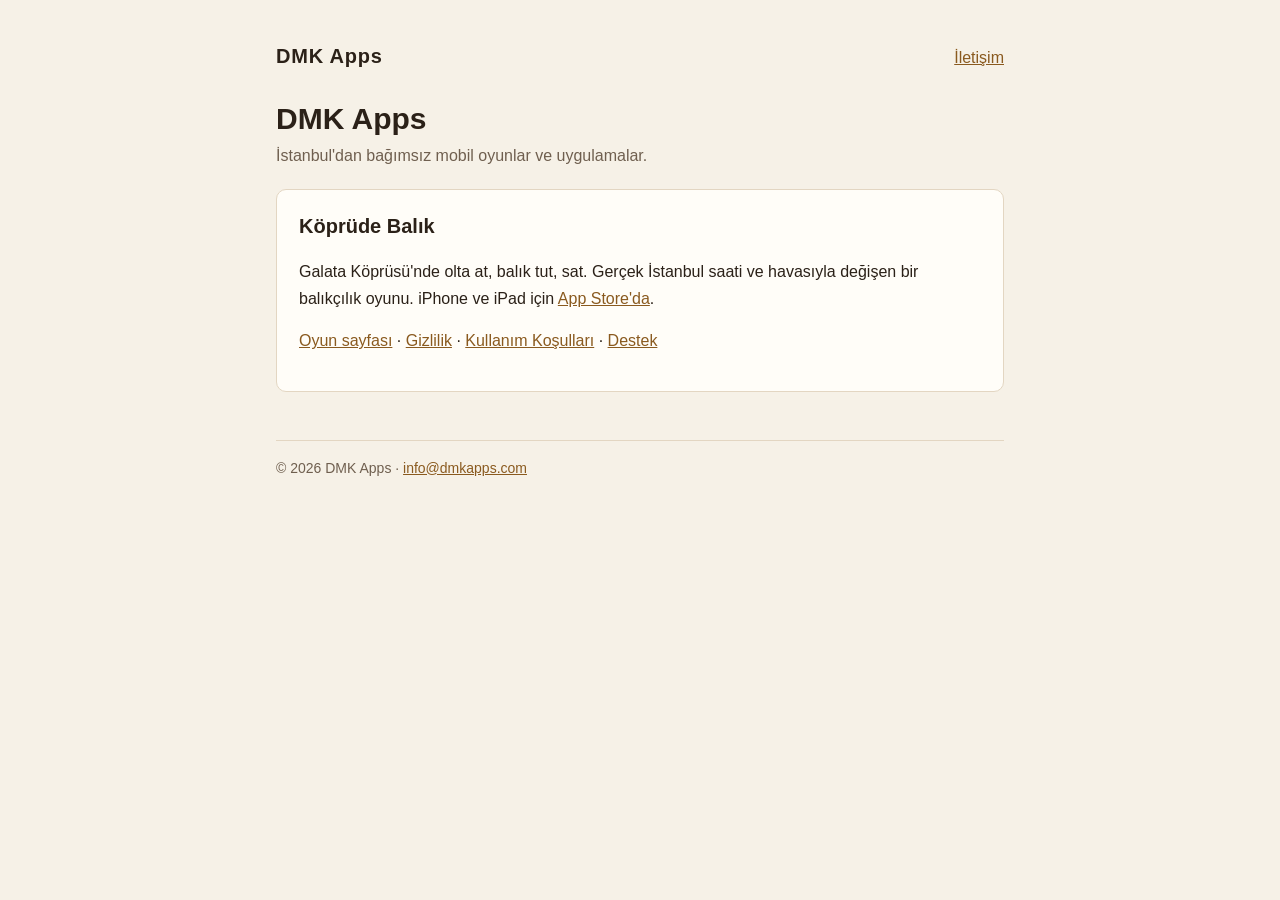
<file: index.html>
<!doctype html>
<html lang="tr">
<head>
<meta charset="utf-8">
<meta name="viewport" content="width=device-width, initial-scale=1">
<title>DMK Apps</title>
<meta name="description" content="DMK Apps: bağımsız mobil oyunlar ve uygulamalar.">
<link rel="stylesheet" href="/stil.css">
</head>
<body>
<main>
<header><a class="logo" href="/">DMK Apps</a><nav><a href="mailto:info@dmkapps.com">İletişim</a></nav></header>
<h1>DMK Apps</h1>
<p class="alt">İstanbul'dan bağımsız mobil oyunlar ve uygulamalar.</p>

<div class="kart">
<h2 style="margin-top:0">Köprüde Balık</h2>
<p>Galata Köprüsü'nde olta at, balık tut, sat. Gerçek İstanbul saati ve havasıyla değişen bir balıkçılık oyunu. iPhone ve iPad için <a href="https://apps.apple.com/tr/app/k%C3%B6pr%C3%BCde-bal%C4%B1k/id6833434635">App Store'da</a>.</p>
<p><a href="/koprudebalik/">Oyun sayfası</a> · <a href="/koprudebalik/gizlilik/">Gizlilik</a> · <a href="/koprudebalik/kosullar/">Kullanım Koşulları</a> · <a href="/koprudebalik/destek/">Destek</a></p>
</div>

<footer>© 2026 DMK Apps · <a href="mailto:info@dmkapps.com">info@dmkapps.com</a></footer>
</main>
</body>
</html>
</file>
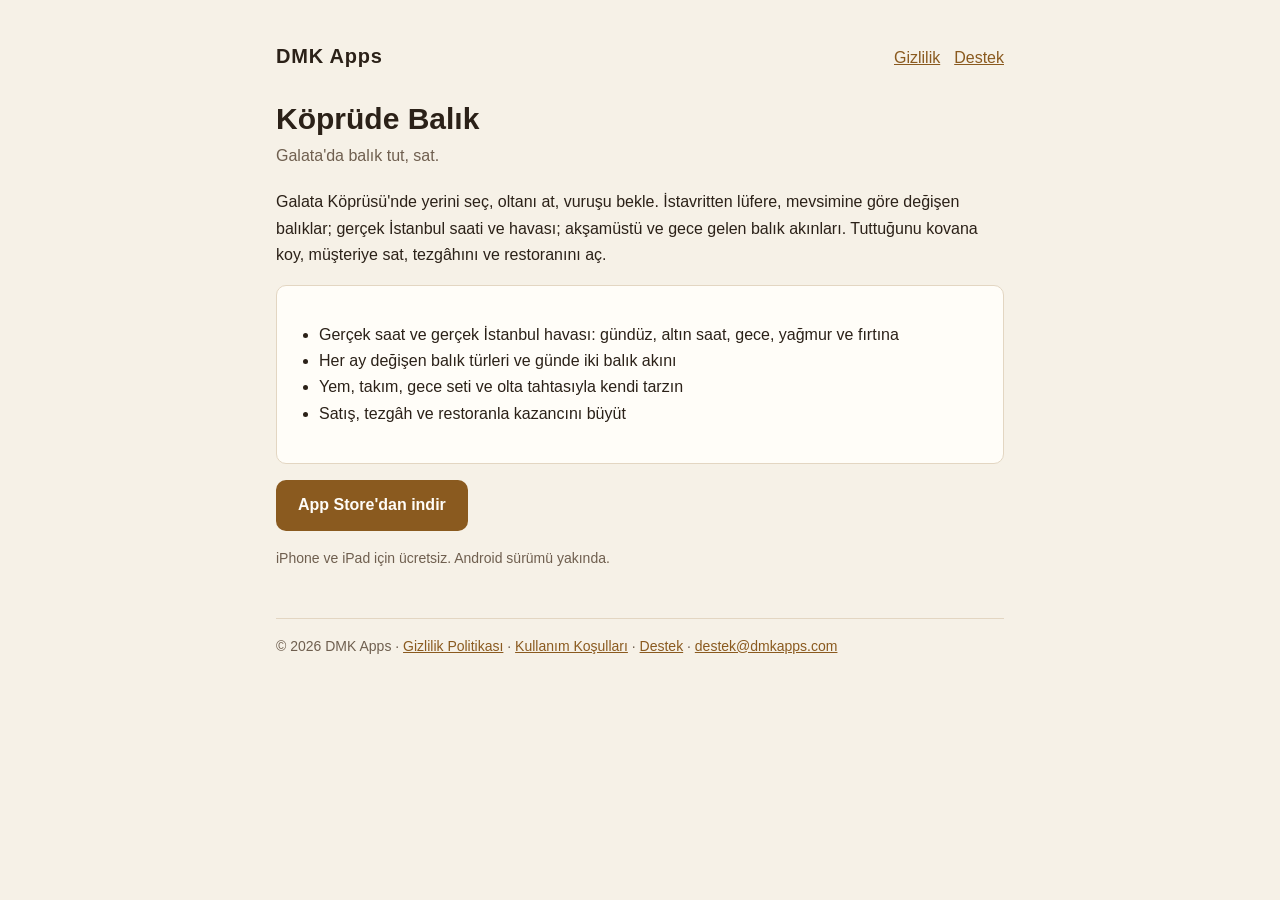
<file: koprudebalik/index.html>
<!doctype html>
<html lang="tr">
<head>
<meta charset="utf-8">
<meta name="viewport" content="width=device-width, initial-scale=1">
<title>Köprüde Balık</title>
<meta name="description" content="Köprüde Balık: Galata'da balık tut, sat. iPhone için balıkçılık oyunu.">
<link rel="stylesheet" href="/stil.css">
</head>
<body>
<main>
<header><a class="logo" href="/">DMK Apps</a><nav><a href="/koprudebalik/gizlilik/">Gizlilik</a><a href="/koprudebalik/destek/">Destek</a></nav></header>
<h1>Köprüde Balık</h1>
<p class="alt">Galata'da balık tut, sat.</p>

<p>Galata Köprüsü'nde yerini seç, oltanı at, vuruşu bekle. İstavritten lüfere, mevsimine göre değişen balıklar; gerçek İstanbul saati ve havası; akşamüstü ve gece gelen balık akınları. Tuttuğunu kovana koy, müşteriye sat, tezgâhını ve restoranını aç.</p>

<div class="kart">
<ul>
<li>Gerçek saat ve gerçek İstanbul havası: gündüz, altın saat, gece, yağmur ve fırtına</li>
<li>Her ay değişen balık türleri ve günde iki balık akını</li>
<li>Yem, takım, gece seti ve olta tahtasıyla kendi tarzın</li>
<li>Satış, tezgâh ve restoranla kazancını büyüt</li>
</ul>
</div>

<p><a class="dugme" href="https://apps.apple.com/tr/app/k%C3%B6pr%C3%BCde-bal%C4%B1k/id6833434635">App Store'dan indir</a></p>
<p class="dil">iPhone ve iPad için ücretsiz. Android sürümü yakında.</p>

<footer>© 2026 DMK Apps · <a href="/koprudebalik/gizlilik/">Gizlilik Politikası</a> · <a href="/koprudebalik/kosullar/">Kullanım Koşulları</a> · <a href="/koprudebalik/destek/">Destek</a> · <a href="mailto:destek@dmkapps.com">destek@dmkapps.com</a></footer>
</main>
</body>
</html>
</file>
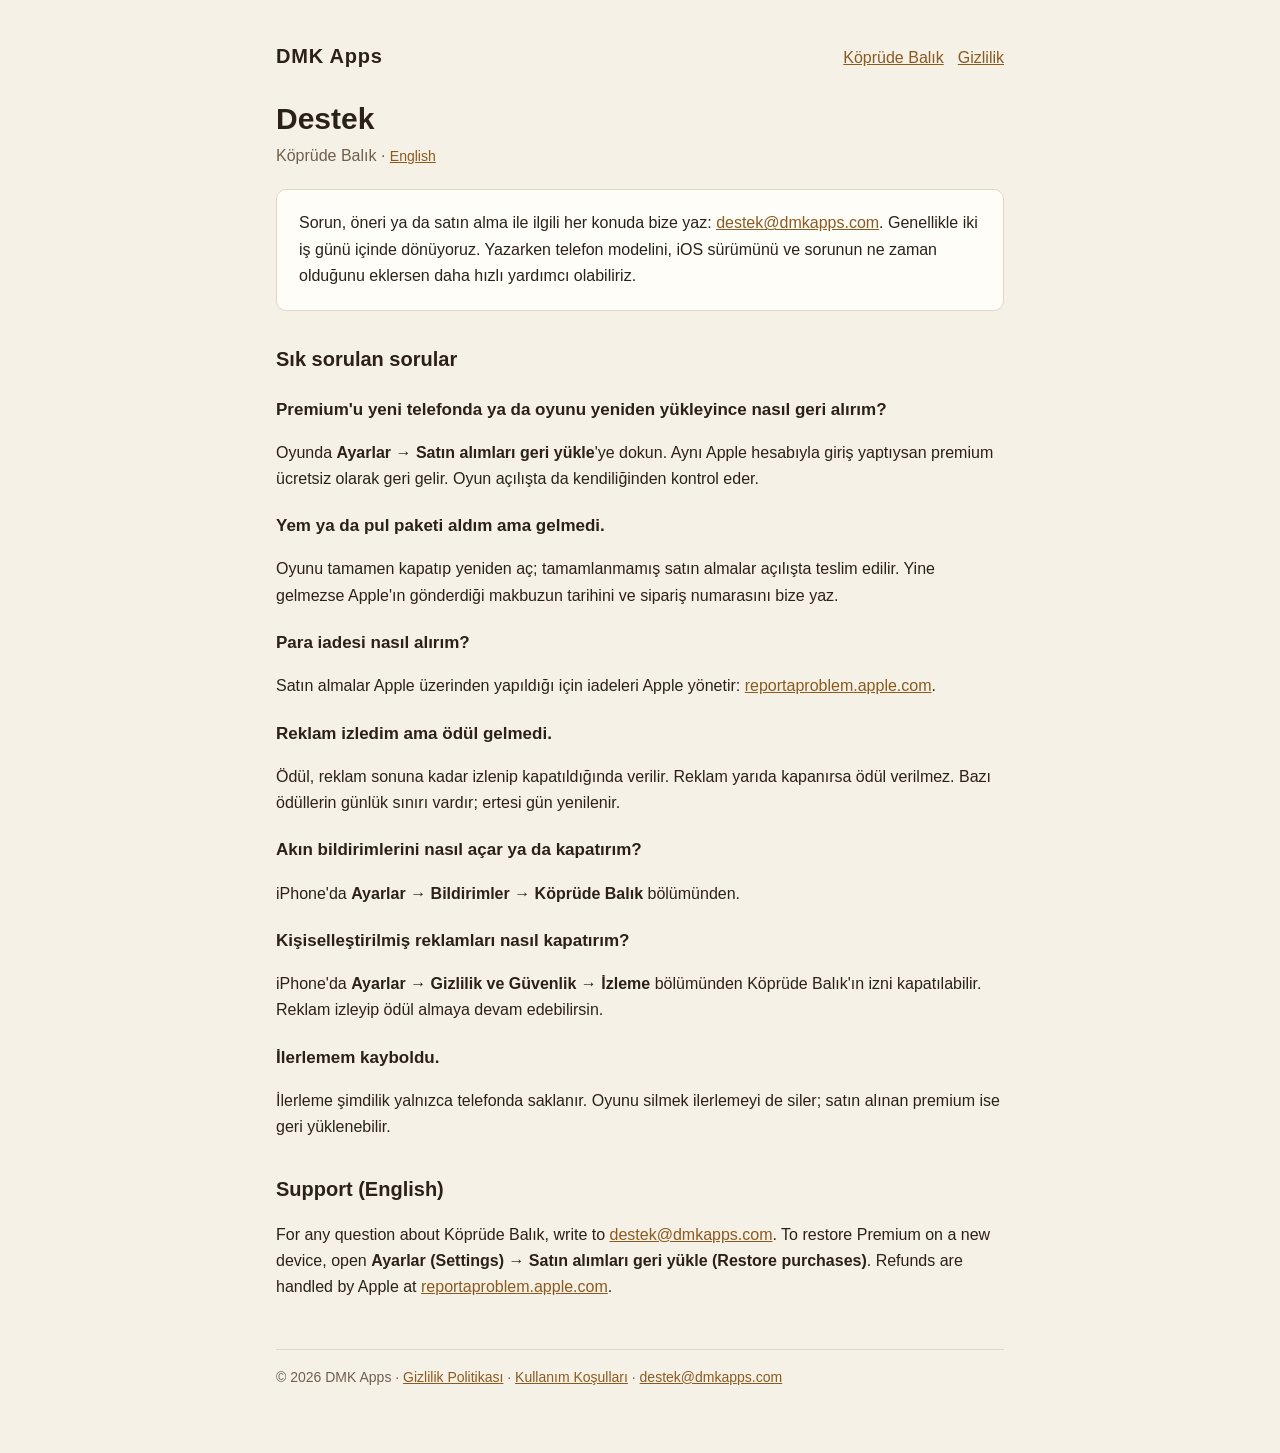
<file: koprudebalik/destek/index.html>
<!doctype html>
<html lang="tr">
<head>
<meta charset="utf-8">
<meta name="viewport" content="width=device-width, initial-scale=1">
<title>Köprüde Balık Destek</title>
<meta name="description" content="Köprüde Balık destek sayfası: sık sorulan sorular ve iletişim.">
<link rel="stylesheet" href="/stil.css">
</head>
<body>
<main>
<header><a class="logo" href="/">DMK Apps</a><nav><a href="/koprudebalik/">Köprüde Balık</a><a href="/koprudebalik/gizlilik/">Gizlilik</a></nav></header>
<h1>Destek</h1>
<p class="alt">Köprüde Balık · <span class="dil"><a href="#en">English</a></span></p>

<div class="kart">
<p style="margin:0">Sorun, öneri ya da satın alma ile ilgili her konuda bize yaz: <a href="mailto:destek@dmkapps.com">destek@dmkapps.com</a>. Genellikle iki iş günü içinde dönüyoruz. Yazarken telefon modelini, iOS sürümünü ve sorunun ne zaman olduğunu eklersen daha hızlı yardımcı olabiliriz.</p>
</div>

<h2>Sık sorulan sorular</h2>

<h3>Premium'u yeni telefonda ya da oyunu yeniden yükleyince nasıl geri alırım?</h3>
<p>Oyunda <b>Ayarlar → Satın alımları geri yükle</b>'ye dokun. Aynı Apple hesabıyla giriş yaptıysan premium ücretsiz olarak geri gelir. Oyun açılışta da kendiliğinden kontrol eder.</p>

<h3>Yem ya da pul paketi aldım ama gelmedi.</h3>
<p>Oyunu tamamen kapatıp yeniden aç; tamamlanmamış satın almalar açılışta teslim edilir. Yine gelmezse Apple'ın gönderdiği makbuzun tarihini ve sipariş numarasını bize yaz.</p>

<h3>Para iadesi nasıl alırım?</h3>
<p>Satın almalar Apple üzerinden yapıldığı için iadeleri Apple yönetir: <a href="https://reportaproblem.apple.com">reportaproblem.apple.com</a>.</p>

<h3>Reklam izledim ama ödül gelmedi.</h3>
<p>Ödül, reklam sonuna kadar izlenip kapatıldığında verilir. Reklam yarıda kapanırsa ödül verilmez. Bazı ödüllerin günlük sınırı vardır; ertesi gün yenilenir.</p>

<h3>Akın bildirimlerini nasıl açar ya da kapatırım?</h3>
<p>iPhone'da <b>Ayarlar → Bildirimler → Köprüde Balık</b> bölümünden.</p>

<h3>Kişiselleştirilmiş reklamları nasıl kapatırım?</h3>
<p>iPhone'da <b>Ayarlar → Gizlilik ve Güvenlik → İzleme</b> bölümünden Köprüde Balık'ın izni kapatılabilir. Reklam izleyip ödül almaya devam edebilirsin.</p>

<h3>İlerlemem kayboldu.</h3>
<p>İlerleme şimdilik yalnızca telefonda saklanır. Oyunu silmek ilerlemeyi de siler; satın alınan premium ise geri yüklenebilir.</p>

<h2 id="en">Support (English)</h2>
<p>For any question about Köprüde Balık, write to <a href="mailto:destek@dmkapps.com">destek@dmkapps.com</a>. To restore Premium on a new device, open <b>Ayarlar (Settings) → Satın alımları geri yükle (Restore purchases)</b>. Refunds are handled by Apple at <a href="https://reportaproblem.apple.com">reportaproblem.apple.com</a>.</p>

<footer>© 2026 DMK Apps · <a href="/koprudebalik/gizlilik/">Gizlilik Politikası</a> · <a href="/koprudebalik/kosullar/">Kullanım Koşulları</a> · <a href="mailto:destek@dmkapps.com">destek@dmkapps.com</a></footer>
</main>
</body>
</html>
</file>
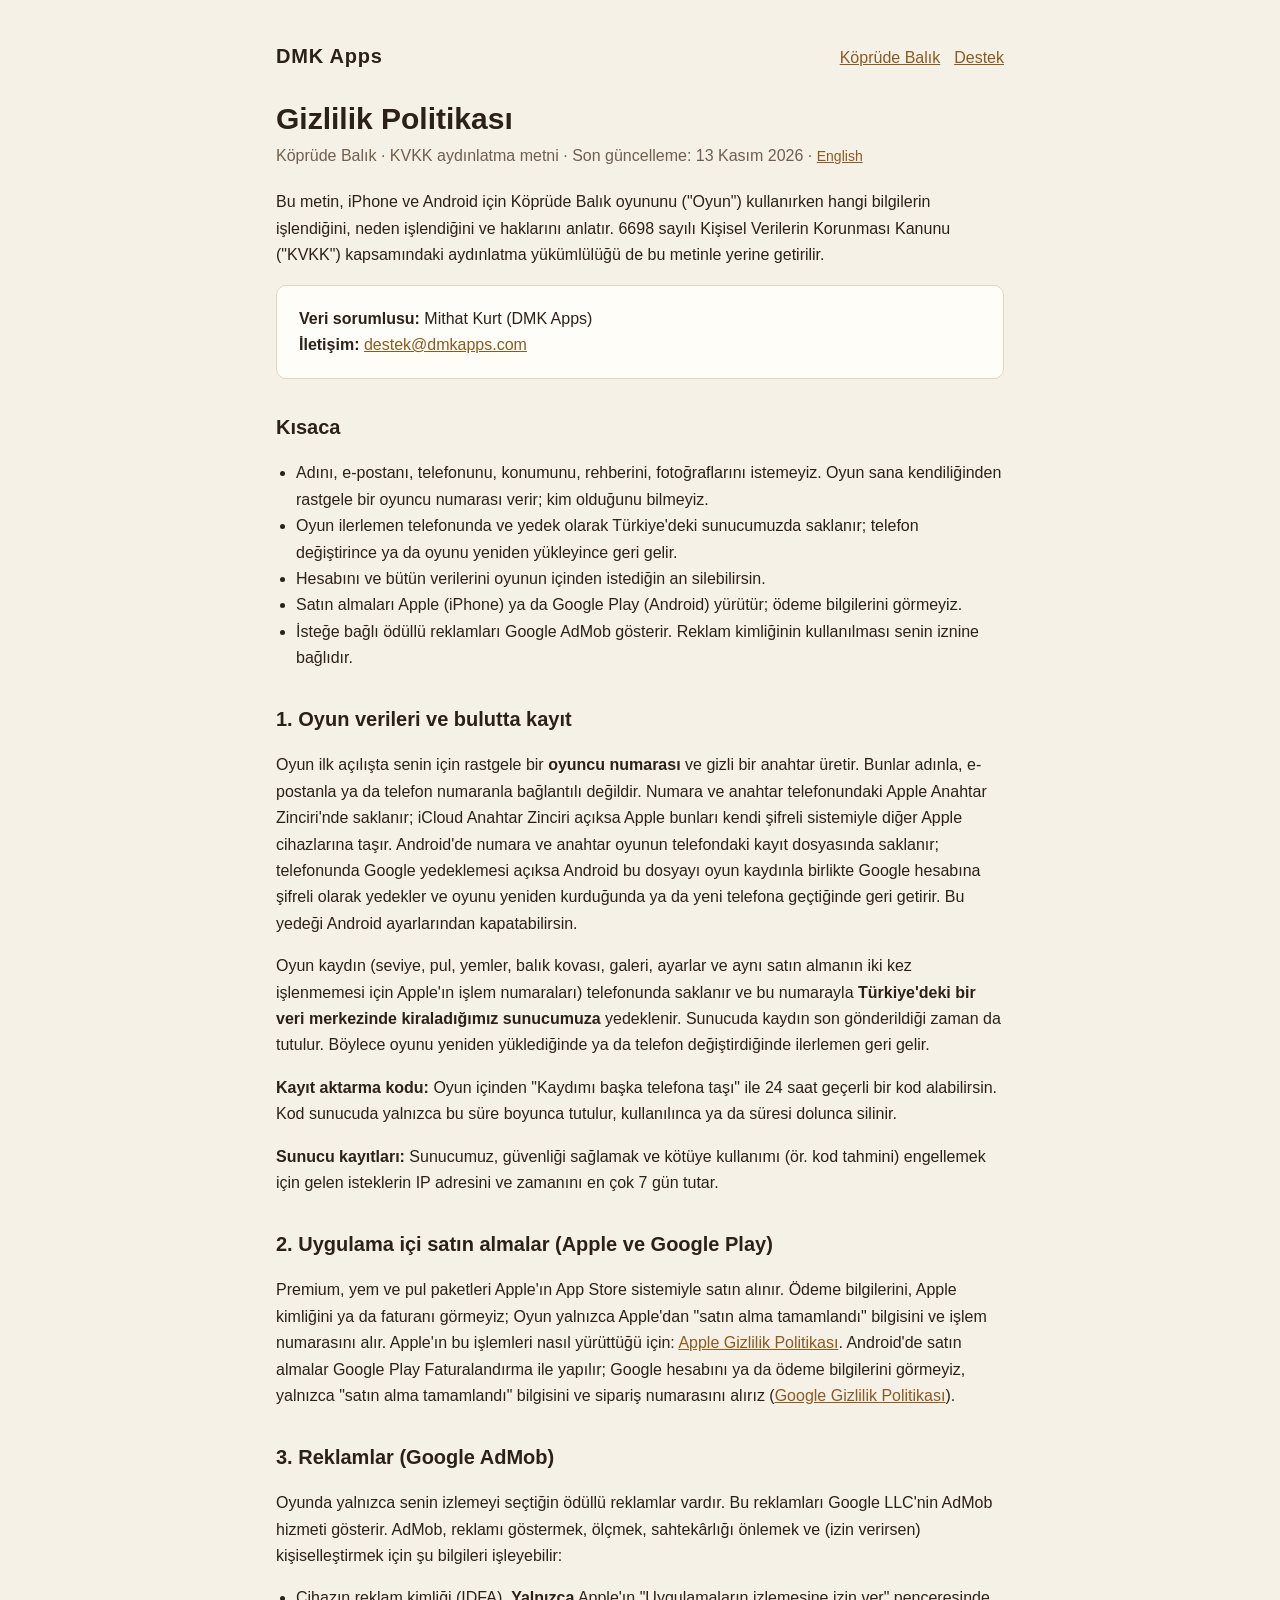
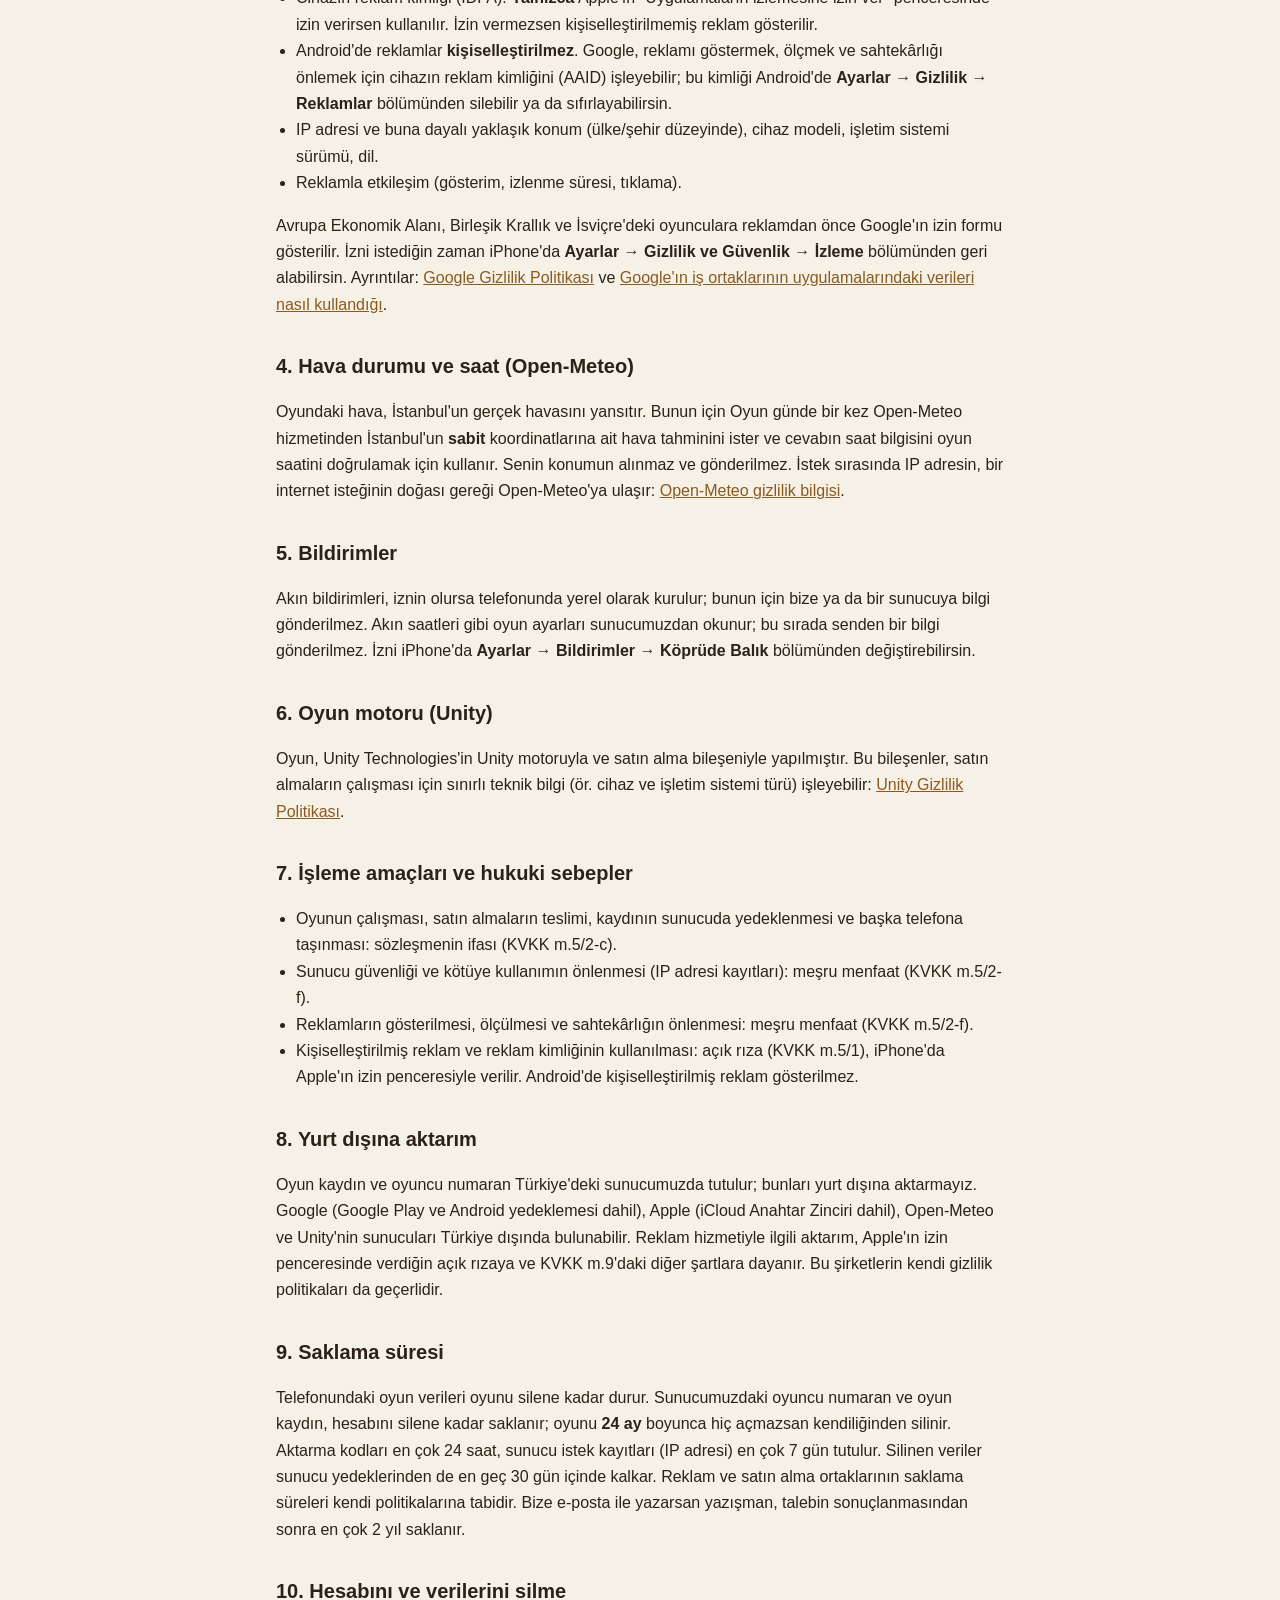
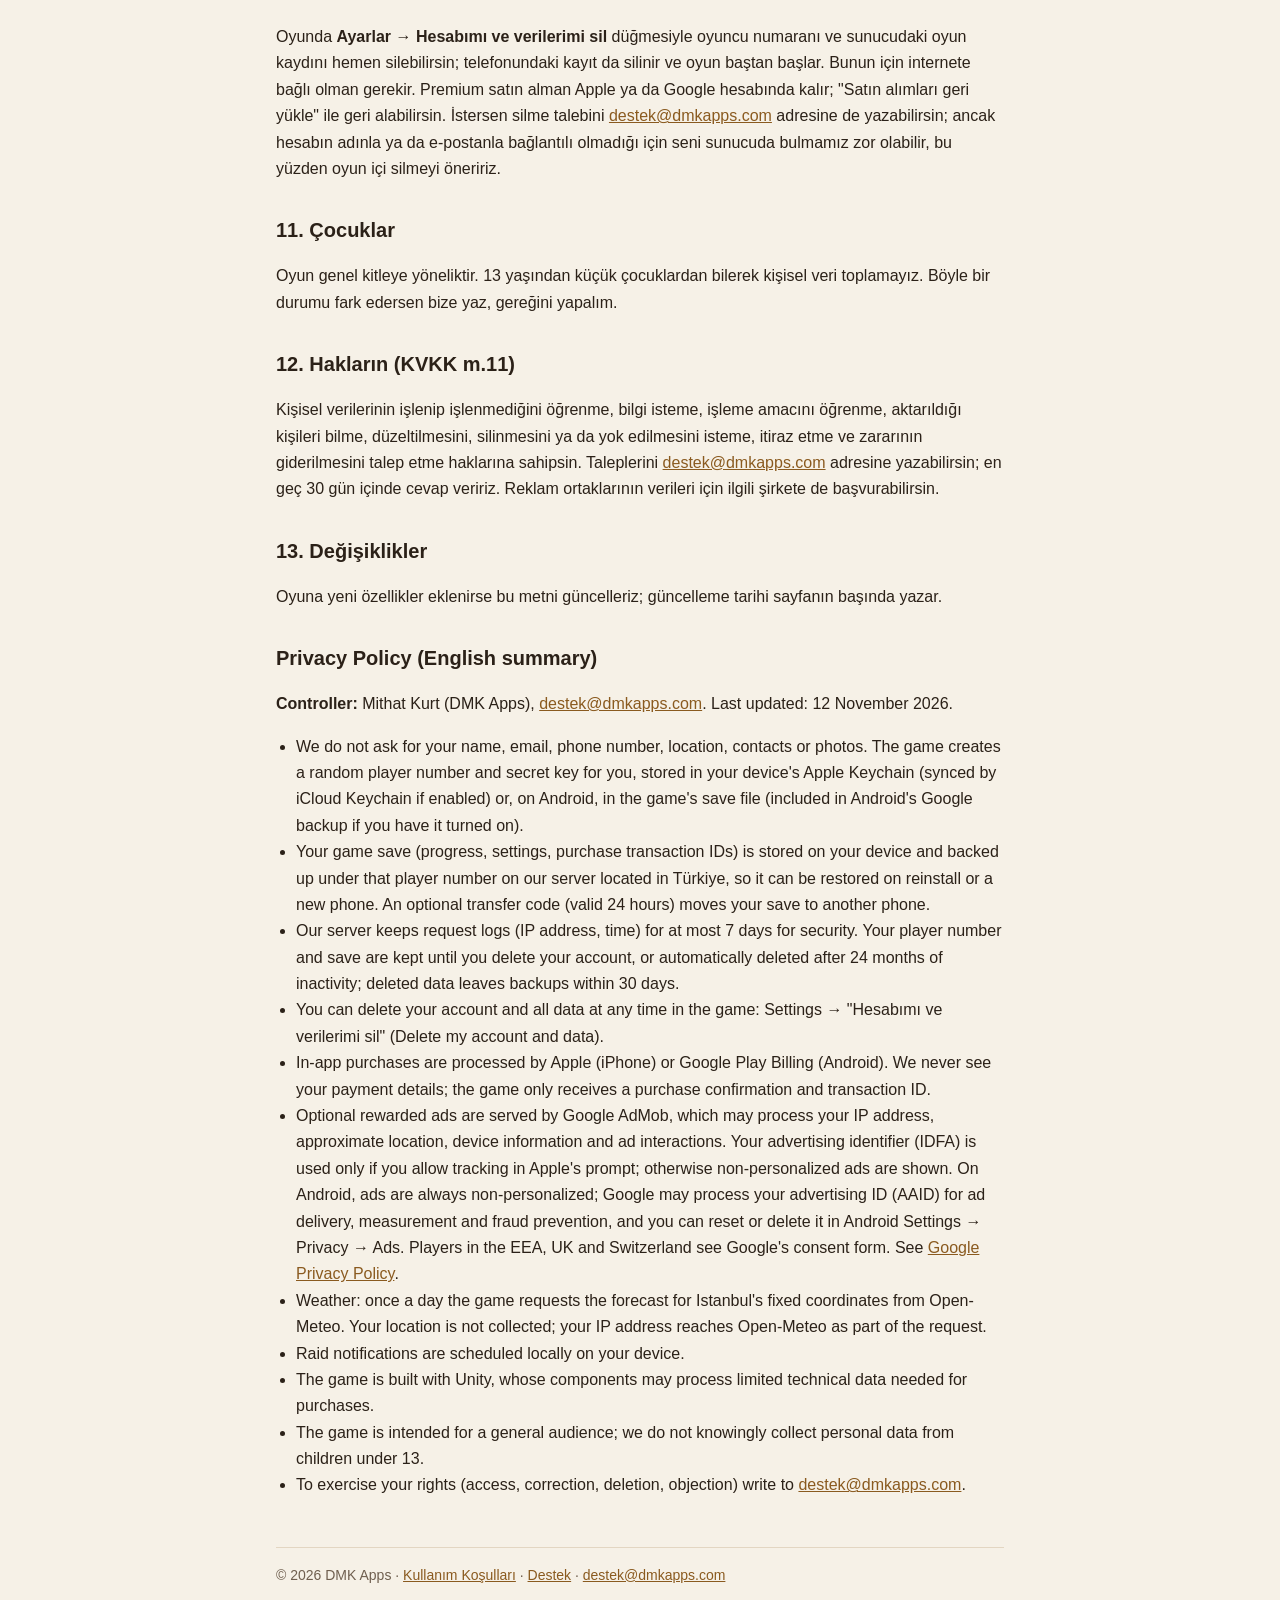
<file: koprudebalik/gizlilik/index.html>
<!doctype html>
<html lang="tr">
<head>
<meta charset="utf-8">
<meta name="viewport" content="width=device-width, initial-scale=1">
<title>Köprüde Balık Gizlilik</title>
<meta name="description" content="Köprüde Balık gizlilik politikası ve KVKK aydınlatma metni.">
<link rel="stylesheet" href="/stil.css">
</head>
<body>
<main>
<header><a class="logo" href="/">DMK Apps</a><nav><a href="/koprudebalik/">Köprüde Balık</a><a href="/koprudebalik/destek/">Destek</a></nav></header>
<h1>Gizlilik Politikası</h1>
<p class="alt">Köprüde Balık · KVKK aydınlatma metni · Son güncelleme: 13 Kasım 2026 · <span class="dil"><a href="#en">English</a></span></p>

<p>Bu metin, iPhone ve Android için Köprüde Balık oyununu ("Oyun") kullanırken hangi bilgilerin işlendiğini, neden işlendiğini ve haklarını anlatır. 6698 sayılı Kişisel Verilerin Korunması Kanunu ("KVKK") kapsamındaki aydınlatma yükümlülüğü de bu metinle yerine getirilir.</p>

<div class="kart">
<b>Veri sorumlusu:</b> Mithat Kurt (DMK Apps)<br>
<b>İletişim:</b> <a href="mailto:destek@dmkapps.com">destek@dmkapps.com</a>
</div>

<h2>Kısaca</h2>
<ul>
<li>Adını, e-postanı, telefonunu, konumunu, rehberini, fotoğraflarını istemeyiz. Oyun sana kendiliğinden rastgele bir oyuncu numarası verir; kim olduğunu bilmeyiz.</li>
<li>Oyun ilerlemen telefonunda ve yedek olarak Türkiye'deki sunucumuzda saklanır; telefon değiştirince ya da oyunu yeniden yükleyince geri gelir.</li>
<li>Hesabını ve bütün verilerini oyunun içinden istediğin an silebilirsin.</li>
<li>Satın almaları Apple (iPhone) ya da Google Play (Android) yürütür; ödeme bilgilerini görmeyiz.</li>
<li>İsteğe bağlı ödüllü reklamları Google AdMob gösterir. Reklam kimliğinin kullanılması senin iznine bağlıdır.</li>
</ul>

<h2>1. Oyun verileri ve bulutta kayıt</h2>
<p>Oyun ilk açılışta senin için rastgele bir <b>oyuncu numarası</b> ve gizli bir anahtar üretir. Bunlar adınla, e-postanla ya da telefon numaranla bağlantılı değildir. Numara ve anahtar telefonundaki Apple Anahtar Zinciri'nde saklanır; iCloud Anahtar Zinciri açıksa Apple bunları kendi şifreli sistemiyle diğer Apple cihazlarına taşır. Android'de numara ve anahtar oyunun telefondaki kayıt dosyasında saklanır; telefonunda Google yedeklemesi açıksa Android bu dosyayı oyun kaydınla birlikte Google hesabına şifreli olarak yedekler ve oyunu yeniden kurduğunda ya da yeni telefona geçtiğinde geri getirir. Bu yedeği Android ayarlarından kapatabilirsin.</p>
<p>Oyun kaydın (seviye, pul, yemler, balık kovası, galeri, ayarlar ve aynı satın almanın iki kez işlenmemesi için Apple'ın işlem numaraları) telefonunda saklanır ve bu numarayla <b>Türkiye'deki bir veri merkezinde kiraladığımız sunucumuza</b> yedeklenir. Sunucuda kaydın son gönderildiği zaman da tutulur. Böylece oyunu yeniden yüklediğinde ya da telefon değiştirdiğinde ilerlemen geri gelir.</p>
<p><b>Kayıt aktarma kodu:</b> Oyun içinden "Kaydımı başka telefona taşı" ile 24 saat geçerli bir kod alabilirsin. Kod sunucuda yalnızca bu süre boyunca tutulur, kullanılınca ya da süresi dolunca silinir.</p>
<p><b>Sunucu kayıtları:</b> Sunucumuz, güvenliği sağlamak ve kötüye kullanımı (ör. kod tahmini) engellemek için gelen isteklerin IP adresini ve zamanını en çok 7 gün tutar.</p>

<h2>2. Uygulama içi satın almalar (Apple ve Google Play)</h2>
<p>Premium, yem ve pul paketleri Apple'ın App Store sistemiyle satın alınır. Ödeme bilgilerini, Apple kimliğini ya da faturanı görmeyiz; Oyun yalnızca Apple'dan "satın alma tamamlandı" bilgisini ve işlem numarasını alır. Apple'ın bu işlemleri nasıl yürüttüğü için: <a href="https://www.apple.com/tr/legal/privacy/">Apple Gizlilik Politikası</a>. Android'de satın almalar Google Play Faturalandırma ile yapılır; Google hesabını ya da ödeme bilgilerini görmeyiz, yalnızca "satın alma tamamlandı" bilgisini ve sipariş numarasını alırız (<a href="https://policies.google.com/privacy?hl=tr">Google Gizlilik Politikası</a>).</p>

<h2>3. Reklamlar (Google AdMob)</h2>
<p>Oyunda yalnızca senin izlemeyi seçtiğin ödüllü reklamlar vardır. Bu reklamları Google LLC'nin AdMob hizmeti gösterir. AdMob, reklamı göstermek, ölçmek, sahtekârlığı önlemek ve (izin verirsen) kişiselleştirmek için şu bilgileri işleyebilir:</p>
<ul>
<li>Cihazın reklam kimliği (IDFA). <b>Yalnızca</b> Apple'ın "Uygulamaların izlemesine izin ver" penceresinde izin verirsen kullanılır. İzin vermezsen kişiselleştirilmemiş reklam gösterilir.</li>
<li>Android'de reklamlar <b>kişiselleştirilmez</b>. Google, reklamı göstermek, ölçmek ve sahtekârlığı önlemek için cihazın reklam kimliğini (AAID) işleyebilir; bu kimliği Android'de <b>Ayarlar → Gizlilik → Reklamlar</b> bölümünden silebilir ya da sıfırlayabilirsin.</li>
<li>IP adresi ve buna dayalı yaklaşık konum (ülke/şehir düzeyinde), cihaz modeli, işletim sistemi sürümü, dil.</li>
<li>Reklamla etkileşim (gösterim, izlenme süresi, tıklama).</li>
</ul>
<p>Avrupa Ekonomik Alanı, Birleşik Krallık ve İsviçre'deki oyunculara reklamdan önce Google'ın izin formu gösterilir. İzni istediğin zaman iPhone'da <b>Ayarlar → Gizlilik ve Güvenlik → İzleme</b> bölümünden geri alabilirsin. Ayrıntılar: <a href="https://policies.google.com/privacy?hl=tr">Google Gizlilik Politikası</a> ve <a href="https://policies.google.com/technologies/partner-sites?hl=tr">Google'ın iş ortaklarının uygulamalarındaki verileri nasıl kullandığı</a>.</p>

<h2>4. Hava durumu ve saat (Open-Meteo)</h2>
<p>Oyundaki hava, İstanbul'un gerçek havasını yansıtır. Bunun için Oyun günde bir kez Open-Meteo hizmetinden İstanbul'un <b>sabit</b> koordinatlarına ait hava tahminini ister ve cevabın saat bilgisini oyun saatini doğrulamak için kullanır. Senin konumun alınmaz ve gönderilmez. İstek sırasında IP adresin, bir internet isteğinin doğası gereği Open-Meteo'ya ulaşır: <a href="https://open-meteo.com/en/terms#privacy">Open-Meteo gizlilik bilgisi</a>.</p>

<h2>5. Bildirimler</h2>
<p>Akın bildirimleri, iznin olursa telefonunda yerel olarak kurulur; bunun için bize ya da bir sunucuya bilgi gönderilmez. Akın saatleri gibi oyun ayarları sunucumuzdan okunur; bu sırada senden bir bilgi gönderilmez. İzni iPhone'da <b>Ayarlar → Bildirimler → Köprüde Balık</b> bölümünden değiştirebilirsin.</p>

<h2>6. Oyun motoru (Unity)</h2>
<p>Oyun, Unity Technologies'in Unity motoruyla ve satın alma bileşeniyle yapılmıştır. Bu bileşenler, satın almaların çalışması için sınırlı teknik bilgi (ör. cihaz ve işletim sistemi türü) işleyebilir: <a href="https://unity.com/legal/privacy-policy">Unity Gizlilik Politikası</a>.</p>

<h2>7. İşleme amaçları ve hukuki sebepler</h2>
<ul>
<li>Oyunun çalışması, satın almaların teslimi, kaydının sunucuda yedeklenmesi ve başka telefona taşınması: sözleşmenin ifası (KVKK m.5/2-c).</li>
<li>Sunucu güvenliği ve kötüye kullanımın önlenmesi (IP adresi kayıtları): meşru menfaat (KVKK m.5/2-f).</li>
<li>Reklamların gösterilmesi, ölçülmesi ve sahtekârlığın önlenmesi: meşru menfaat (KVKK m.5/2-f).</li>
<li>Kişiselleştirilmiş reklam ve reklam kimliğinin kullanılması: açık rıza (KVKK m.5/1), iPhone'da Apple'ın izin penceresiyle verilir. Android'de kişiselleştirilmiş reklam gösterilmez.</li>
</ul>

<h2>8. Yurt dışına aktarım</h2>
<p>Oyun kaydın ve oyuncu numaran Türkiye'deki sunucumuzda tutulur; bunları yurt dışına aktarmayız. Google (Google Play ve Android yedeklemesi dahil), Apple (iCloud Anahtar Zinciri dahil), Open-Meteo ve Unity'nin sunucuları Türkiye dışında bulunabilir. Reklam hizmetiyle ilgili aktarım, Apple'ın izin penceresinde verdiğin açık rızaya ve KVKK m.9'daki diğer şartlara dayanır. Bu şirketlerin kendi gizlilik politikaları da geçerlidir.</p>

<h2>9. Saklama süresi</h2>
<p>Telefonundaki oyun verileri oyunu silene kadar durur. Sunucumuzdaki oyuncu numaran ve oyun kaydın, hesabını silene kadar saklanır; oyunu <b>24 ay</b> boyunca hiç açmazsan kendiliğinden silinir. Aktarma kodları en çok 24 saat, sunucu istek kayıtları (IP adresi) en çok 7 gün tutulur. Silinen veriler sunucu yedeklerinden de en geç 30 gün içinde kalkar. Reklam ve satın alma ortaklarının saklama süreleri kendi politikalarına tabidir. Bize e-posta ile yazarsan yazışman, talebin sonuçlanmasından sonra en çok 2 yıl saklanır.</p>

<h2 id="hesap-silme">10. Hesabını ve verilerini silme</h2>
<p>Oyunda <b>Ayarlar → Hesabımı ve verilerimi sil</b> düğmesiyle oyuncu numaranı ve sunucudaki oyun kaydını hemen silebilirsin; telefonundaki kayıt da silinir ve oyun baştan başlar. Bunun için internete bağlı olman gerekir. Premium satın alman Apple ya da Google hesabında kalır; "Satın alımları geri yükle" ile geri alabilirsin. İstersen silme talebini <a href="mailto:destek@dmkapps.com">destek@dmkapps.com</a> adresine de yazabilirsin; ancak hesabın adınla ya da e-postanla bağlantılı olmadığı için seni sunucuda bulmamız zor olabilir, bu yüzden oyun içi silmeyi öneririz.</p>

<h2>11. Çocuklar</h2>
<p>Oyun genel kitleye yöneliktir. 13 yaşından küçük çocuklardan bilerek kişisel veri toplamayız. Böyle bir durumu fark edersen bize yaz, gereğini yapalım.</p>

<h2>12. Hakların (KVKK m.11)</h2>
<p>Kişisel verilerinin işlenip işlenmediğini öğrenme, bilgi isteme, işleme amacını öğrenme, aktarıldığı kişileri bilme, düzeltilmesini, silinmesini ya da yok edilmesini isteme, itiraz etme ve zararının giderilmesini talep etme haklarına sahipsin. Taleplerini <a href="mailto:destek@dmkapps.com">destek@dmkapps.com</a> adresine yazabilirsin; en geç 30 gün içinde cevap veririz. Reklam ortaklarının verileri için ilgili şirkete de başvurabilirsin.</p>

<h2>13. Değişiklikler</h2>
<p>Oyuna yeni özellikler eklenirse bu metni güncelleriz; güncelleme tarihi sayfanın başında yazar.</p>

<h2 id="en">Privacy Policy (English summary)</h2>
<p><b>Controller:</b> Mithat Kurt (DMK Apps), <a href="mailto:destek@dmkapps.com">destek@dmkapps.com</a>. Last updated: 12 November 2026.</p>
<ul>
<li>We do not ask for your name, email, phone number, location, contacts or photos. The game creates a random player number and secret key for you, stored in your device's Apple Keychain (synced by iCloud Keychain if enabled) or, on Android, in the game's save file (included in Android's Google backup if you have it turned on).</li>
<li>Your game save (progress, settings, purchase transaction IDs) is stored on your device and backed up under that player number on our server located in Türkiye, so it can be restored on reinstall or a new phone. An optional transfer code (valid 24 hours) moves your save to another phone.</li>
<li>Our server keeps request logs (IP address, time) for at most 7 days for security. Your player number and save are kept until you delete your account, or automatically deleted after 24 months of inactivity; deleted data leaves backups within 30 days.</li>
<li>You can delete your account and all data at any time in the game: Settings → "Hesabımı ve verilerimi sil" (Delete my account and data).</li>
<li>In-app purchases are processed by Apple (iPhone) or Google Play Billing (Android). We never see your payment details; the game only receives a purchase confirmation and transaction ID.</li>
<li>Optional rewarded ads are served by Google AdMob, which may process your IP address, approximate location, device information and ad interactions. Your advertising identifier (IDFA) is used only if you allow tracking in Apple's prompt; otherwise non-personalized ads are shown. On Android, ads are always non-personalized; Google may process your advertising ID (AAID) for ad delivery, measurement and fraud prevention, and you can reset or delete it in Android Settings → Privacy → Ads. Players in the EEA, UK and Switzerland see Google's consent form. See <a href="https://policies.google.com/privacy">Google Privacy Policy</a>.</li>
<li>Weather: once a day the game requests the forecast for Istanbul's fixed coordinates from Open-Meteo. Your location is not collected; your IP address reaches Open-Meteo as part of the request.</li>
<li>Raid notifications are scheduled locally on your device.</li>
<li>The game is built with Unity, whose components may process limited technical data needed for purchases.</li>
<li>The game is intended for a general audience; we do not knowingly collect personal data from children under 13.</li>
<li>To exercise your rights (access, correction, deletion, objection) write to <a href="mailto:destek@dmkapps.com">destek@dmkapps.com</a>.</li>
</ul>

<footer>© 2026 DMK Apps · <a href="/koprudebalik/kosullar/">Kullanım Koşulları</a> · <a href="/koprudebalik/destek/">Destek</a> · <a href="mailto:destek@dmkapps.com">destek@dmkapps.com</a></footer>
</main>
</body>
</html>
</file>
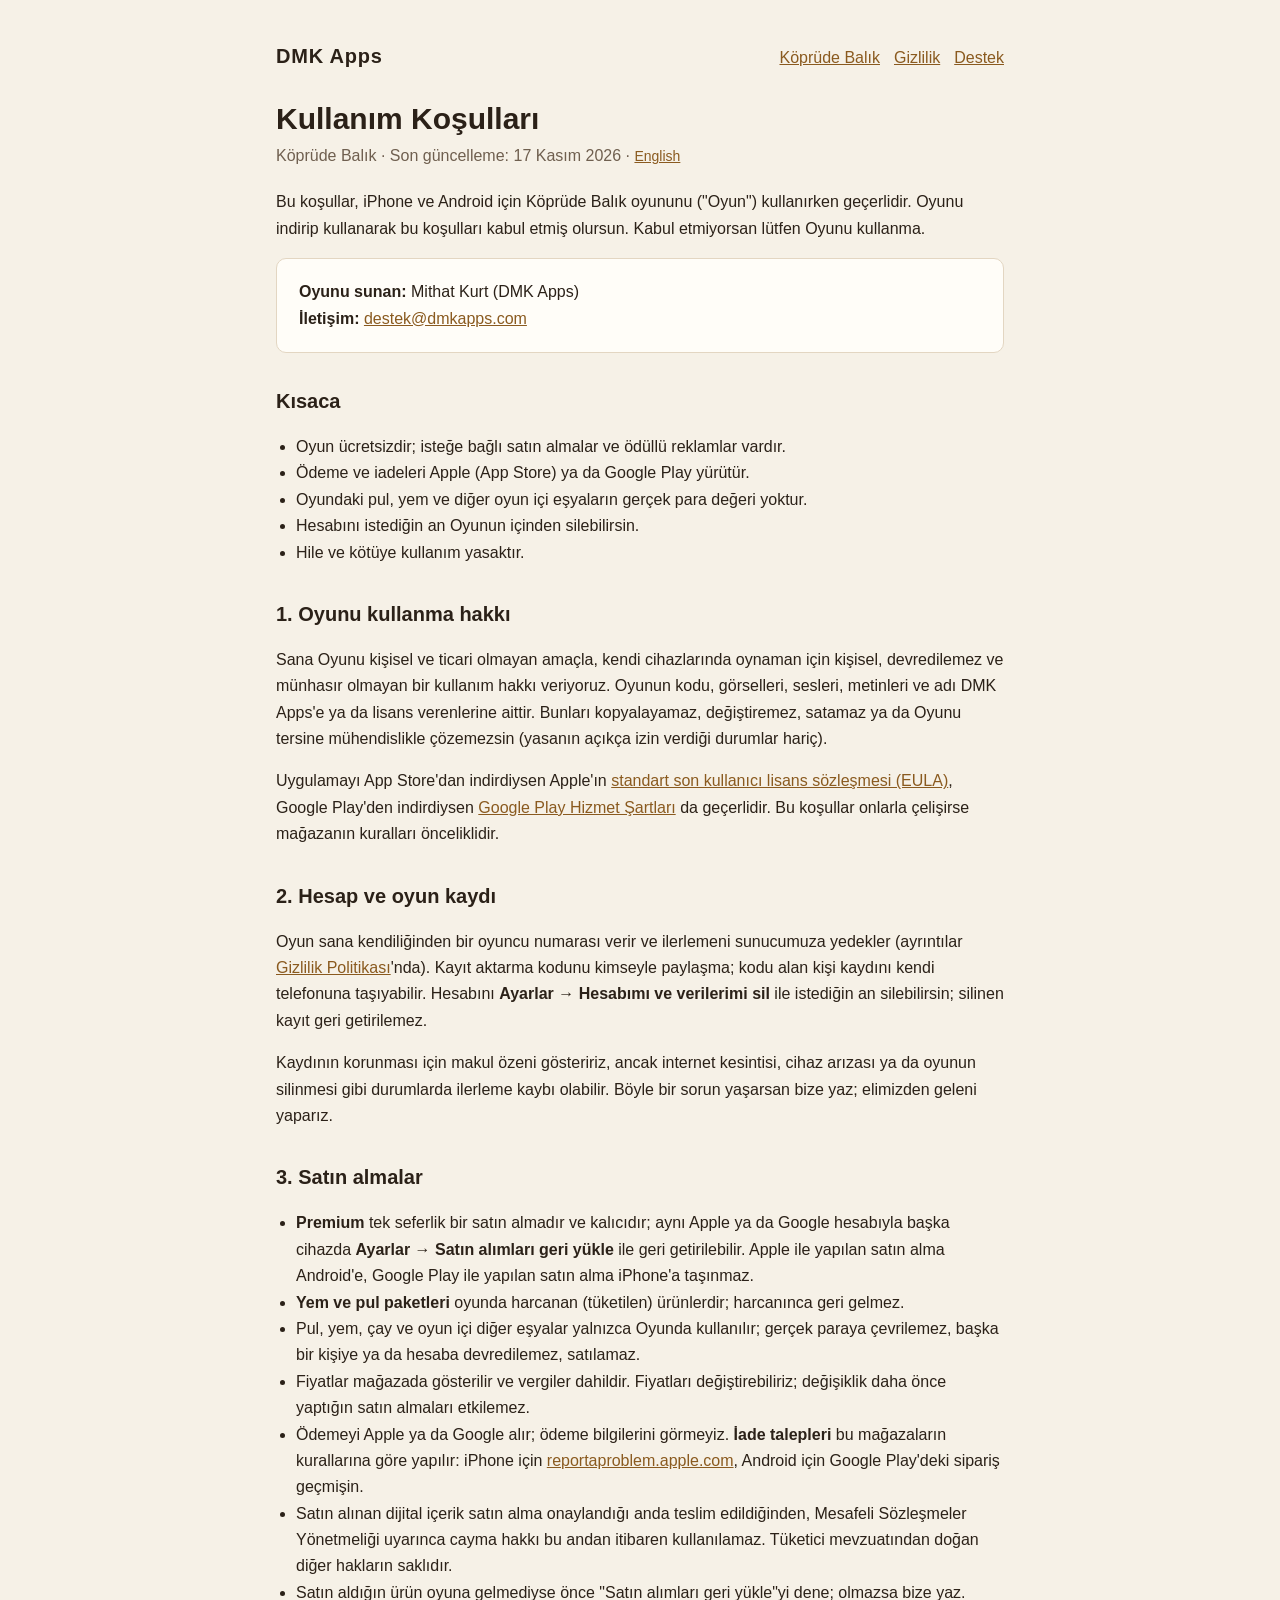
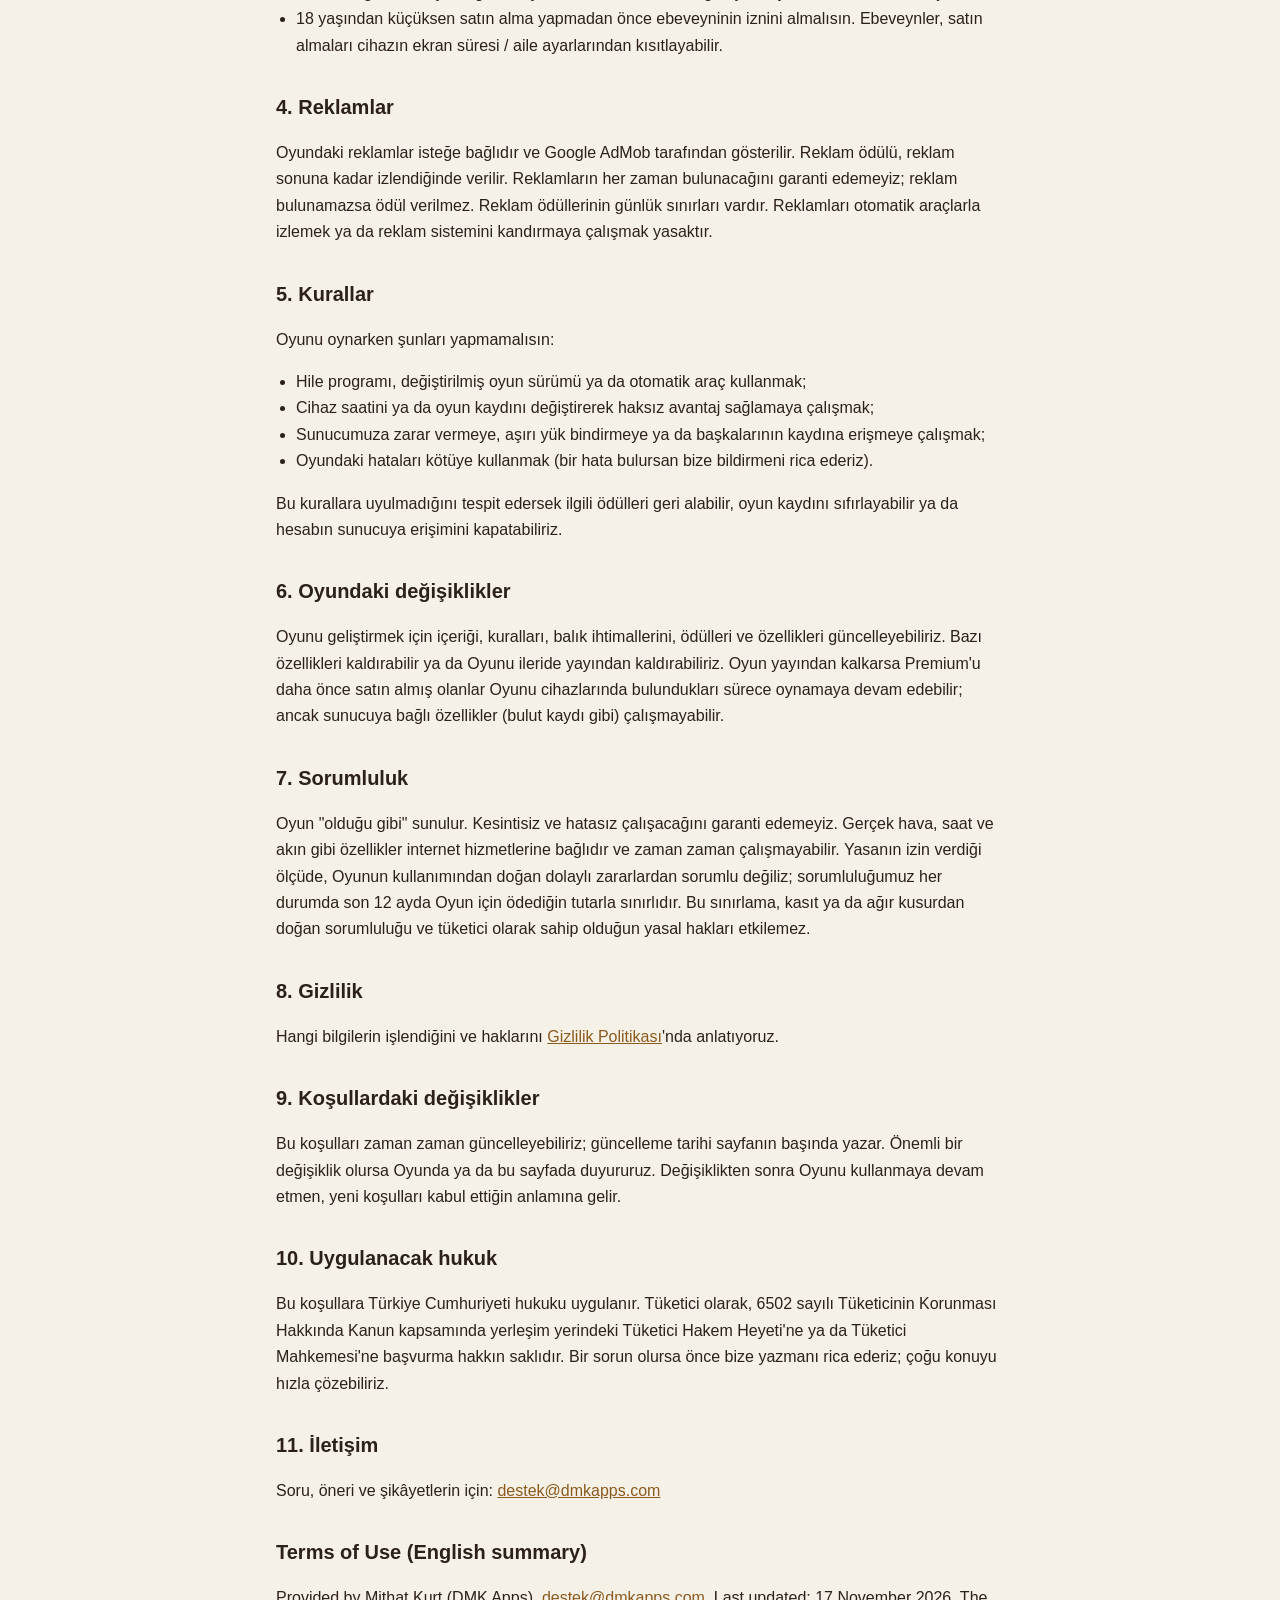
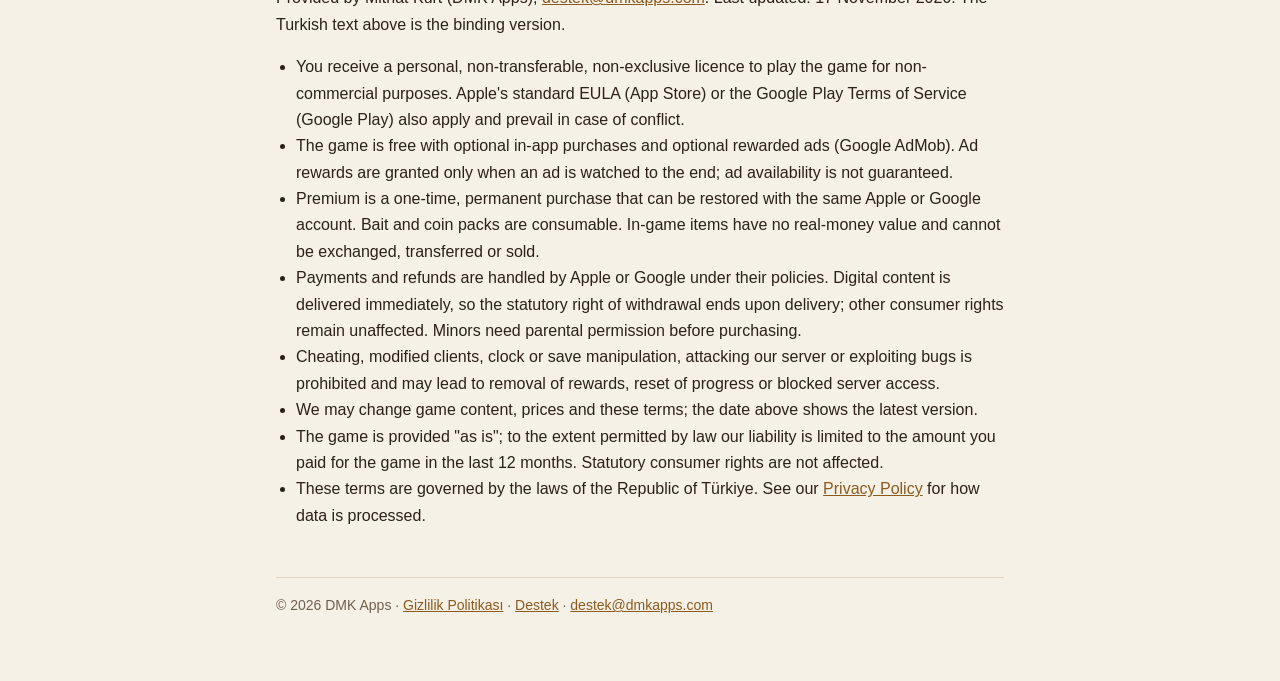
<file: koprudebalik/kosullar/index.html>
<!doctype html>
<html lang="tr">
<head>
<meta charset="utf-8">
<meta name="viewport" content="width=device-width, initial-scale=1">
<title>Köprüde Balık Kullanım Koşulları</title>
<meta name="description" content="Köprüde Balık kullanım koşulları: oyun, hesap, satın almalar, reklamlar ve kurallar.">
<link rel="stylesheet" href="/stil.css">
</head>
<body>
<main>
<header><a class="logo" href="/">DMK Apps</a><nav><a href="/koprudebalik/">Köprüde Balık</a><a href="/koprudebalik/gizlilik/">Gizlilik</a><a href="/koprudebalik/destek/">Destek</a></nav></header>
<h1>Kullanım Koşulları</h1>
<p class="alt">Köprüde Balık · Son güncelleme: 17 Kasım 2026 · <span class="dil"><a href="#en">English</a></span></p>

<p>Bu koşullar, iPhone ve Android için Köprüde Balık oyununu ("Oyun") kullanırken geçerlidir. Oyunu indirip kullanarak bu koşulları kabul etmiş olursun. Kabul etmiyorsan lütfen Oyunu kullanma.</p>

<div class="kart">
<b>Oyunu sunan:</b> Mithat Kurt (DMK Apps)<br>
<b>İletişim:</b> <a href="mailto:destek@dmkapps.com">destek@dmkapps.com</a>
</div>

<h2>Kısaca</h2>
<ul>
<li>Oyun ücretsizdir; isteğe bağlı satın almalar ve ödüllü reklamlar vardır.</li>
<li>Ödeme ve iadeleri Apple (App Store) ya da Google Play yürütür.</li>
<li>Oyundaki pul, yem ve diğer oyun içi eşyaların gerçek para değeri yoktur.</li>
<li>Hesabını istediğin an Oyunun içinden silebilirsin.</li>
<li>Hile ve kötüye kullanım yasaktır.</li>
</ul>

<h2>1. Oyunu kullanma hakkı</h2>
<p>Sana Oyunu kişisel ve ticari olmayan amaçla, kendi cihazlarında oynaman için kişisel, devredilemez ve münhasır olmayan bir kullanım hakkı veriyoruz. Oyunun kodu, görselleri, sesleri, metinleri ve adı DMK Apps'e ya da lisans verenlerine aittir. Bunları kopyalayamaz, değiştiremez, satamaz ya da Oyunu tersine mühendislikle çözemezsin (yasanın açıkça izin verdiği durumlar hariç).</p>
<p>Uygulamayı App Store'dan indirdiysen Apple'ın <a href="https://www.apple.com/legal/internet-services/itunes/dev/stdeula/">standart son kullanıcı lisans sözleşmesi (EULA)</a>, Google Play'den indirdiysen <a href="https://play.google.com/about/play-terms/">Google Play Hizmet Şartları</a> da geçerlidir. Bu koşullar onlarla çelişirse mağazanın kuralları önceliklidir.</p>

<h2>2. Hesap ve oyun kaydı</h2>
<p>Oyun sana kendiliğinden bir oyuncu numarası verir ve ilerlemeni sunucumuza yedekler (ayrıntılar <a href="/koprudebalik/gizlilik/">Gizlilik Politikası</a>'nda). Kayıt aktarma kodunu kimseyle paylaşma; kodu alan kişi kaydını kendi telefonuna taşıyabilir. Hesabını <b>Ayarlar → Hesabımı ve verilerimi sil</b> ile istediğin an silebilirsin; silinen kayıt geri getirilemez.</p>
<p>Kaydının korunması için makul özeni gösteririz, ancak internet kesintisi, cihaz arızası ya da oyunun silinmesi gibi durumlarda ilerleme kaybı olabilir. Böyle bir sorun yaşarsan bize yaz; elimizden geleni yaparız.</p>

<h2>3. Satın almalar</h2>
<ul>
<li><b>Premium</b> tek seferlik bir satın almadır ve kalıcıdır; aynı Apple ya da Google hesabıyla başka cihazda <b>Ayarlar → Satın alımları geri yükle</b> ile geri getirilebilir. Apple ile yapılan satın alma Android'e, Google Play ile yapılan satın alma iPhone'a taşınmaz.</li>
<li><b>Yem ve pul paketleri</b> oyunda harcanan (tüketilen) ürünlerdir; harcanınca geri gelmez.</li>
<li>Pul, yem, çay ve oyun içi diğer eşyalar yalnızca Oyunda kullanılır; gerçek paraya çevrilemez, başka bir kişiye ya da hesaba devredilemez, satılamaz.</li>
<li>Fiyatlar mağazada gösterilir ve vergiler dahildir. Fiyatları değiştirebiliriz; değişiklik daha önce yaptığın satın almaları etkilemez.</li>
<li>Ödemeyi Apple ya da Google alır; ödeme bilgilerini görmeyiz. <b>İade talepleri</b> bu mağazaların kurallarına göre yapılır: iPhone için <a href="https://reportaproblem.apple.com">reportaproblem.apple.com</a>, Android için Google Play'deki sipariş geçmişin.</li>
<li>Satın alınan dijital içerik satın alma onaylandığı anda teslim edildiğinden, Mesafeli Sözleşmeler Yönetmeliği uyarınca cayma hakkı bu andan itibaren kullanılamaz. Tüketici mevzuatından doğan diğer hakların saklıdır.</li>
<li>Satın aldığın ürün oyuna gelmediyse önce "Satın alımları geri yükle"yi dene; olmazsa bize yaz.</li>
<li>18 yaşından küçüksen satın alma yapmadan önce ebeveyninin iznini almalısın. Ebeveynler, satın almaları cihazın ekran süresi / aile ayarlarından kısıtlayabilir.</li>
</ul>

<h2>4. Reklamlar</h2>
<p>Oyundaki reklamlar isteğe bağlıdır ve Google AdMob tarafından gösterilir. Reklam ödülü, reklam sonuna kadar izlendiğinde verilir. Reklamların her zaman bulunacağını garanti edemeyiz; reklam bulunamazsa ödül verilmez. Reklam ödüllerinin günlük sınırları vardır. Reklamları otomatik araçlarla izlemek ya da reklam sistemini kandırmaya çalışmak yasaktır.</p>

<h2>5. Kurallar</h2>
<p>Oyunu oynarken şunları yapmamalısın:</p>
<ul>
<li>Hile programı, değiştirilmiş oyun sürümü ya da otomatik araç kullanmak;</li>
<li>Cihaz saatini ya da oyun kaydını değiştirerek haksız avantaj sağlamaya çalışmak;</li>
<li>Sunucumuza zarar vermeye, aşırı yük bindirmeye ya da başkalarının kaydına erişmeye çalışmak;</li>
<li>Oyundaki hataları kötüye kullanmak (bir hata bulursan bize bildirmeni rica ederiz).</li>
</ul>
<p>Bu kurallara uyulmadığını tespit edersek ilgili ödülleri geri alabilir, oyun kaydını sıfırlayabilir ya da hesabın sunucuya erişimini kapatabiliriz.</p>

<h2>6. Oyundaki değişiklikler</h2>
<p>Oyunu geliştirmek için içeriği, kuralları, balık ihtimallerini, ödülleri ve özellikleri güncelleyebiliriz. Bazı özellikleri kaldırabilir ya da Oyunu ileride yayından kaldırabiliriz. Oyun yayından kalkarsa Premium'u daha önce satın almış olanlar Oyunu cihazlarında bulundukları sürece oynamaya devam edebilir; ancak sunucuya bağlı özellikler (bulut kaydı gibi) çalışmayabilir.</p>

<h2>7. Sorumluluk</h2>
<p>Oyun "olduğu gibi" sunulur. Kesintisiz ve hatasız çalışacağını garanti edemeyiz. Gerçek hava, saat ve akın gibi özellikler internet hizmetlerine bağlıdır ve zaman zaman çalışmayabilir. Yasanın izin verdiği ölçüde, Oyunun kullanımından doğan dolaylı zararlardan sorumlu değiliz; sorumluluğumuz her durumda son 12 ayda Oyun için ödediğin tutarla sınırlıdır. Bu sınırlama, kasıt ya da ağır kusurdan doğan sorumluluğu ve tüketici olarak sahip olduğun yasal hakları etkilemez.</p>

<h2>8. Gizlilik</h2>
<p>Hangi bilgilerin işlendiğini ve haklarını <a href="/koprudebalik/gizlilik/">Gizlilik Politikası</a>'nda anlatıyoruz.</p>

<h2>9. Koşullardaki değişiklikler</h2>
<p>Bu koşulları zaman zaman güncelleyebiliriz; güncelleme tarihi sayfanın başında yazar. Önemli bir değişiklik olursa Oyunda ya da bu sayfada duyururuz. Değişiklikten sonra Oyunu kullanmaya devam etmen, yeni koşulları kabul ettiğin anlamına gelir.</p>

<h2>10. Uygulanacak hukuk</h2>
<p>Bu koşullara Türkiye Cumhuriyeti hukuku uygulanır. Tüketici olarak, 6502 sayılı Tüketicinin Korunması Hakkında Kanun kapsamında yerleşim yerindeki Tüketici Hakem Heyeti'ne ya da Tüketici Mahkemesi'ne başvurma hakkın saklıdır. Bir sorun olursa önce bize yazmanı rica ederiz; çoğu konuyu hızla çözebiliriz.</p>

<h2>11. İletişim</h2>
<p>Soru, öneri ve şikâyetlerin için: <a href="mailto:destek@dmkapps.com">destek@dmkapps.com</a></p>

<h2 id="en">Terms of Use (English summary)</h2>
<p>Provided by Mithat Kurt (DMK Apps), <a href="mailto:destek@dmkapps.com">destek@dmkapps.com</a>. Last updated: 17 November 2026. The Turkish text above is the binding version.</p>
<ul>
<li>You receive a personal, non-transferable, non-exclusive licence to play the game for non-commercial purposes. Apple's standard EULA (App Store) or the Google Play Terms of Service (Google Play) also apply and prevail in case of conflict.</li>
<li>The game is free with optional in-app purchases and optional rewarded ads (Google AdMob). Ad rewards are granted only when an ad is watched to the end; ad availability is not guaranteed.</li>
<li>Premium is a one-time, permanent purchase that can be restored with the same Apple or Google account. Bait and coin packs are consumable. In-game items have no real-money value and cannot be exchanged, transferred or sold.</li>
<li>Payments and refunds are handled by Apple or Google under their policies. Digital content is delivered immediately, so the statutory right of withdrawal ends upon delivery; other consumer rights remain unaffected. Minors need parental permission before purchasing.</li>
<li>Cheating, modified clients, clock or save manipulation, attacking our server or exploiting bugs is prohibited and may lead to removal of rewards, reset of progress or blocked server access.</li>
<li>We may change game content, prices and these terms; the date above shows the latest version.</li>
<li>The game is provided "as is"; to the extent permitted by law our liability is limited to the amount you paid for the game in the last 12 months. Statutory consumer rights are not affected.</li>
<li>These terms are governed by the laws of the Republic of Türkiye. See our <a href="/koprudebalik/gizlilik/">Privacy Policy</a> for how data is processed.</li>
</ul>

<footer>© 2026 DMK Apps · <a href="/koprudebalik/gizlilik/">Gizlilik Politikası</a> · <a href="/koprudebalik/destek/">Destek</a> · <a href="mailto:destek@dmkapps.com">destek@dmkapps.com</a></footer>
</main>
</body>
</html>
</file>
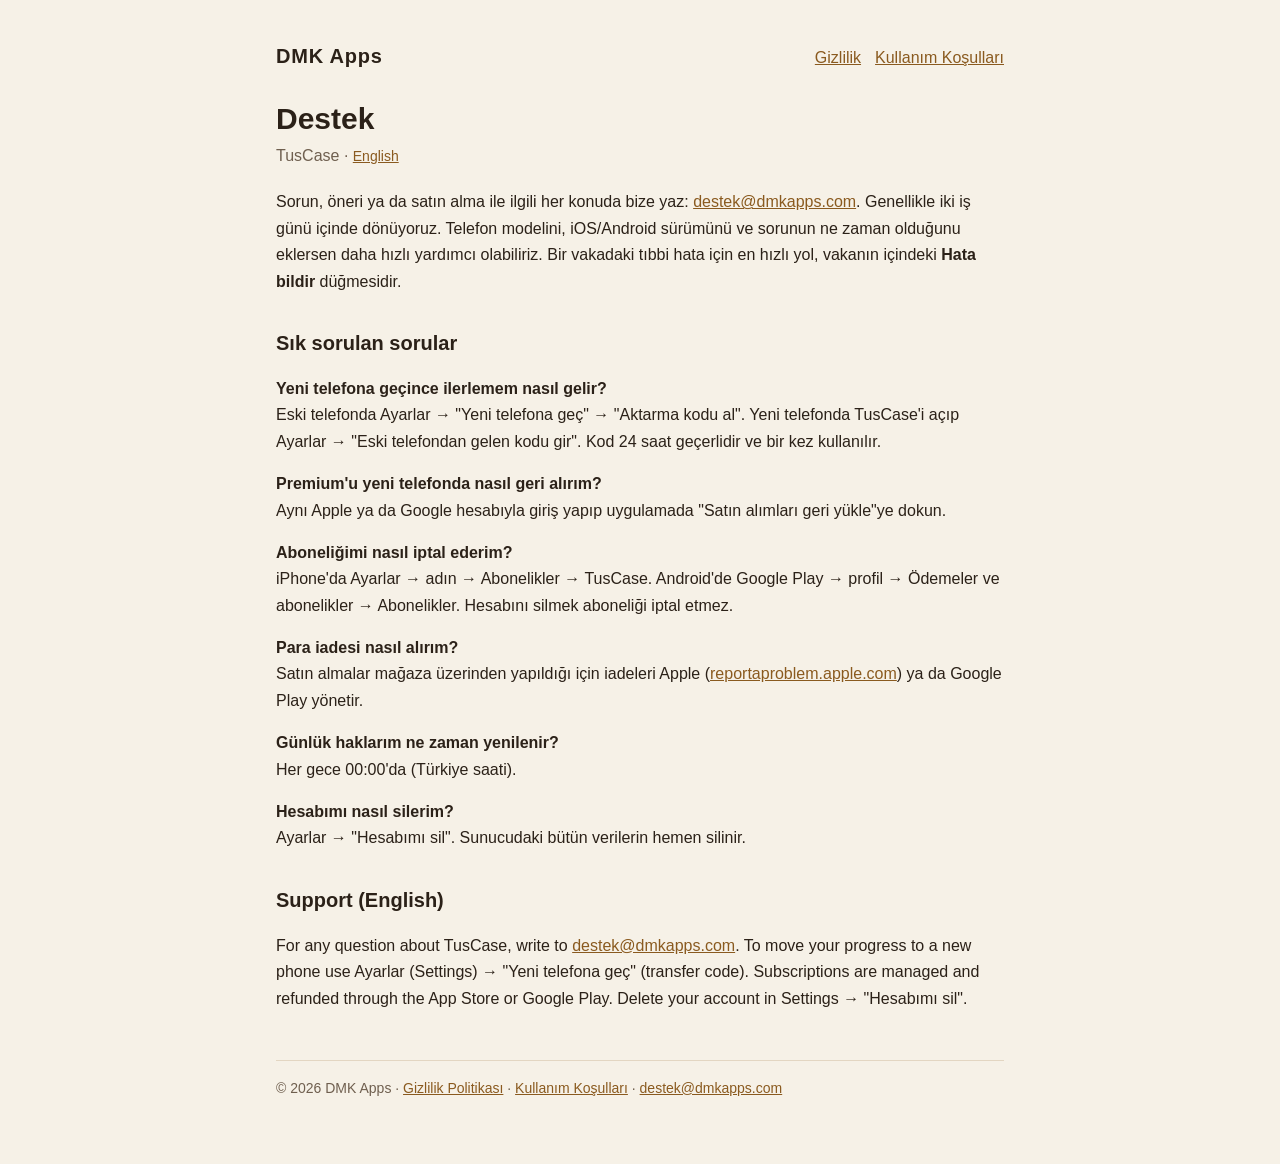
<file: tanila/destek/index.html>
<!doctype html>
<html lang="tr">
<head>
<meta charset="utf-8">
<meta name="viewport" content="width=device-width, initial-scale=1">
<title>TusCase Destek</title>
<meta name="description" content="TusCase destek ve sık sorulan sorular.">
<link rel="stylesheet" href="/stil.css">
</head>
<body>
<main>
<header><a class="logo" href="/">DMK Apps</a><nav><a href="/tanila/gizlilik/">Gizlilik</a><a href="/tanila/kosullar/">Kullanım Koşulları</a></nav></header>
<h1>Destek</h1>
<p class="alt">TusCase · <span class="dil"><a href="#en">English</a></span></p>

<p>Sorun, öneri ya da satın alma ile ilgili her konuda bize yaz: <a href="mailto:destek@dmkapps.com">destek@dmkapps.com</a>. Genellikle iki iş günü içinde dönüyoruz. Telefon modelini, iOS/Android sürümünü ve sorunun ne zaman olduğunu eklersen daha hızlı yardımcı olabiliriz. Bir vakadaki tıbbi hata için en hızlı yol, vakanın içindeki <b>Hata bildir</b> düğmesidir.</p>

<h2>Sık sorulan sorular</h2>
<p><b>Yeni telefona geçince ilerlemem nasıl gelir?</b><br>
Eski telefonda Ayarlar → "Yeni telefona geç" → "Aktarma kodu al". Yeni telefonda TusCase'i açıp Ayarlar → "Eski telefondan gelen kodu gir". Kod 24 saat geçerlidir ve bir kez kullanılır.</p>
<p><b>Premium'u yeni telefonda nasıl geri alırım?</b><br>
Aynı Apple ya da Google hesabıyla giriş yapıp uygulamada "Satın alımları geri yükle"ye dokun.</p>
<p><b>Aboneliğimi nasıl iptal ederim?</b><br>
iPhone'da Ayarlar → adın → Abonelikler → TusCase. Android'de Google Play → profil → Ödemeler ve abonelikler → Abonelikler. Hesabını silmek aboneliği iptal etmez.</p>
<p><b>Para iadesi nasıl alırım?</b><br>
Satın almalar mağaza üzerinden yapıldığı için iadeleri Apple (<a href="https://reportaproblem.apple.com">reportaproblem.apple.com</a>) ya da Google Play yönetir.</p>
<p><b>Günlük haklarım ne zaman yenilenir?</b><br>
Her gece 00:00'da (Türkiye saati).</p>
<p><b>Hesabımı nasıl silerim?</b><br>
Ayarlar → "Hesabımı sil". Sunucudaki bütün verilerin hemen silinir.</p>

<h2 id="en">Support (English)</h2>
<p>For any question about TusCase, write to <a href="mailto:destek@dmkapps.com">destek@dmkapps.com</a>. To move your progress to a new phone use Ayarlar (Settings) → "Yeni telefona geç" (transfer code). Subscriptions are managed and refunded through the App Store or Google Play. Delete your account in Settings → "Hesabımı sil".</p>

<footer>© 2026 DMK Apps · <a href="/tanila/gizlilik/">Gizlilik Politikası</a> · <a href="/tanila/kosullar/">Kullanım Koşulları</a> · <a href="mailto:destek@dmkapps.com">destek@dmkapps.com</a></footer>
</main>
</body>
</html>
</file>
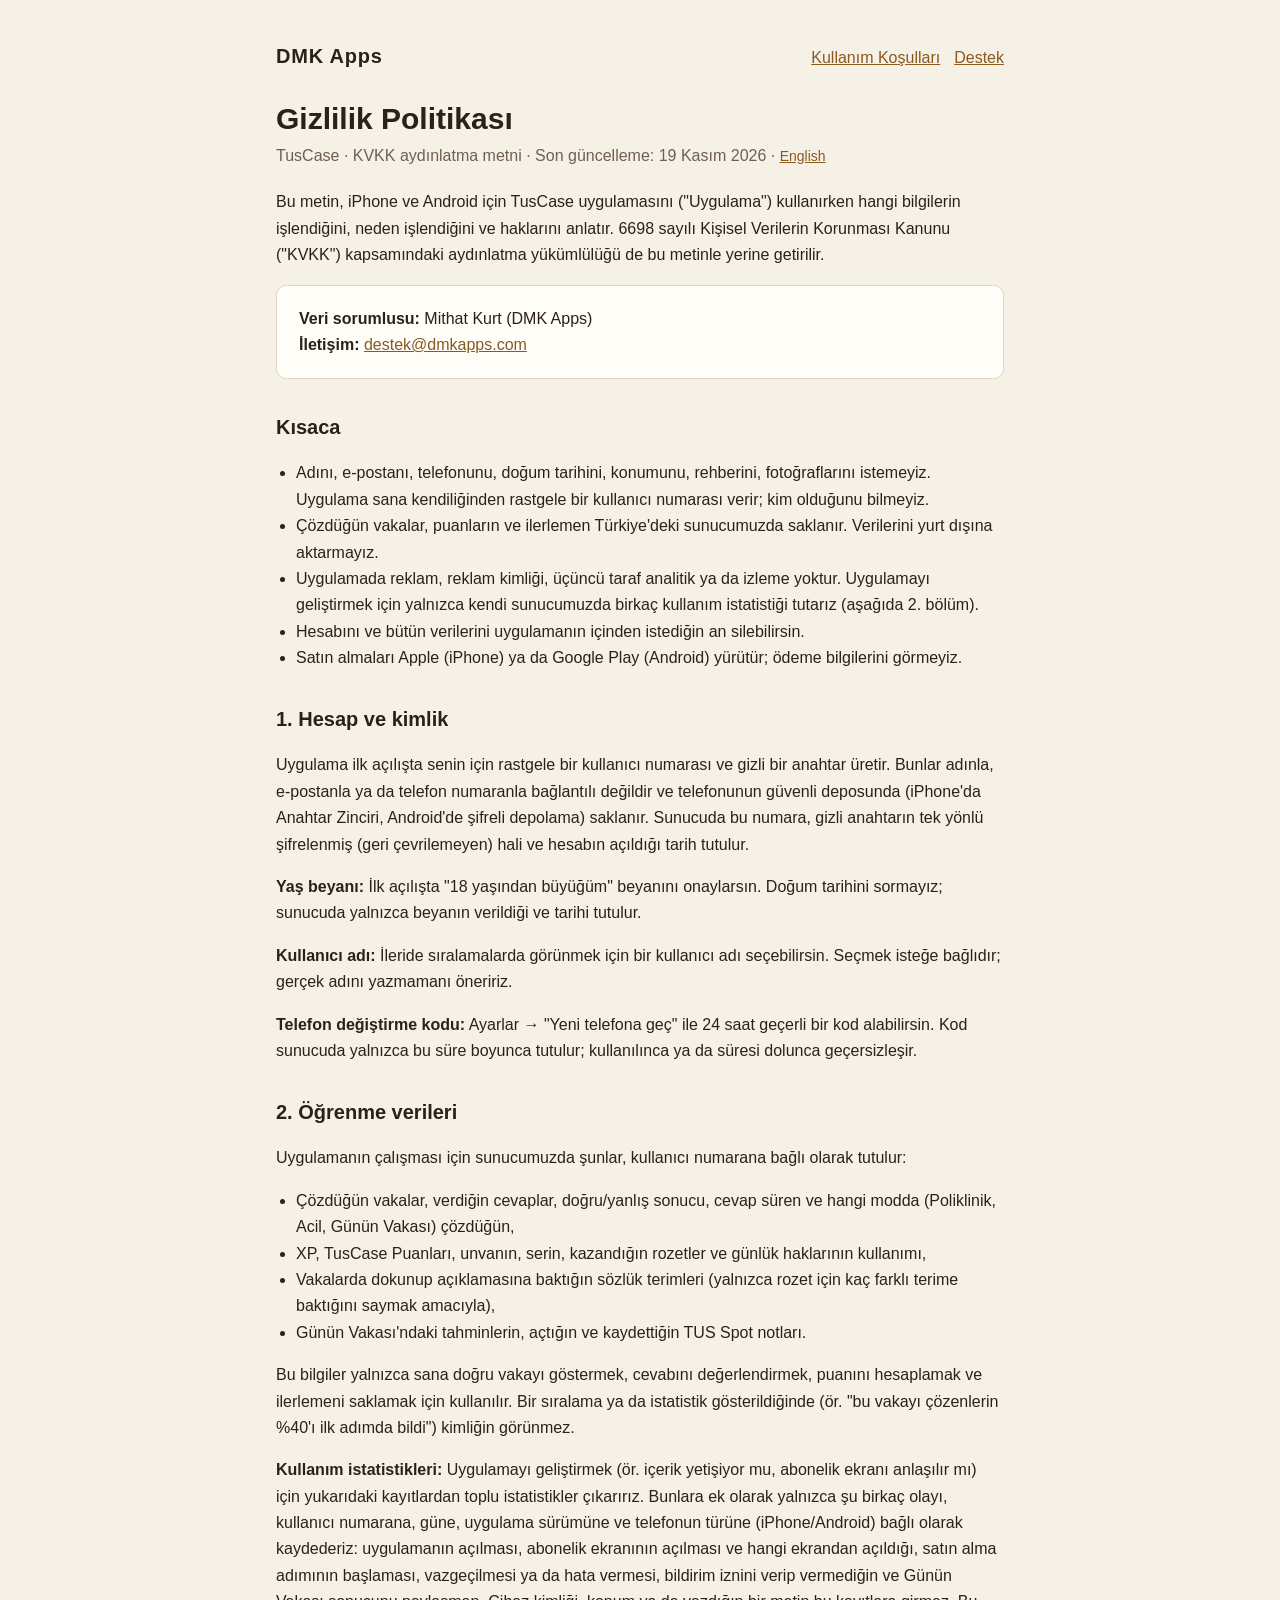
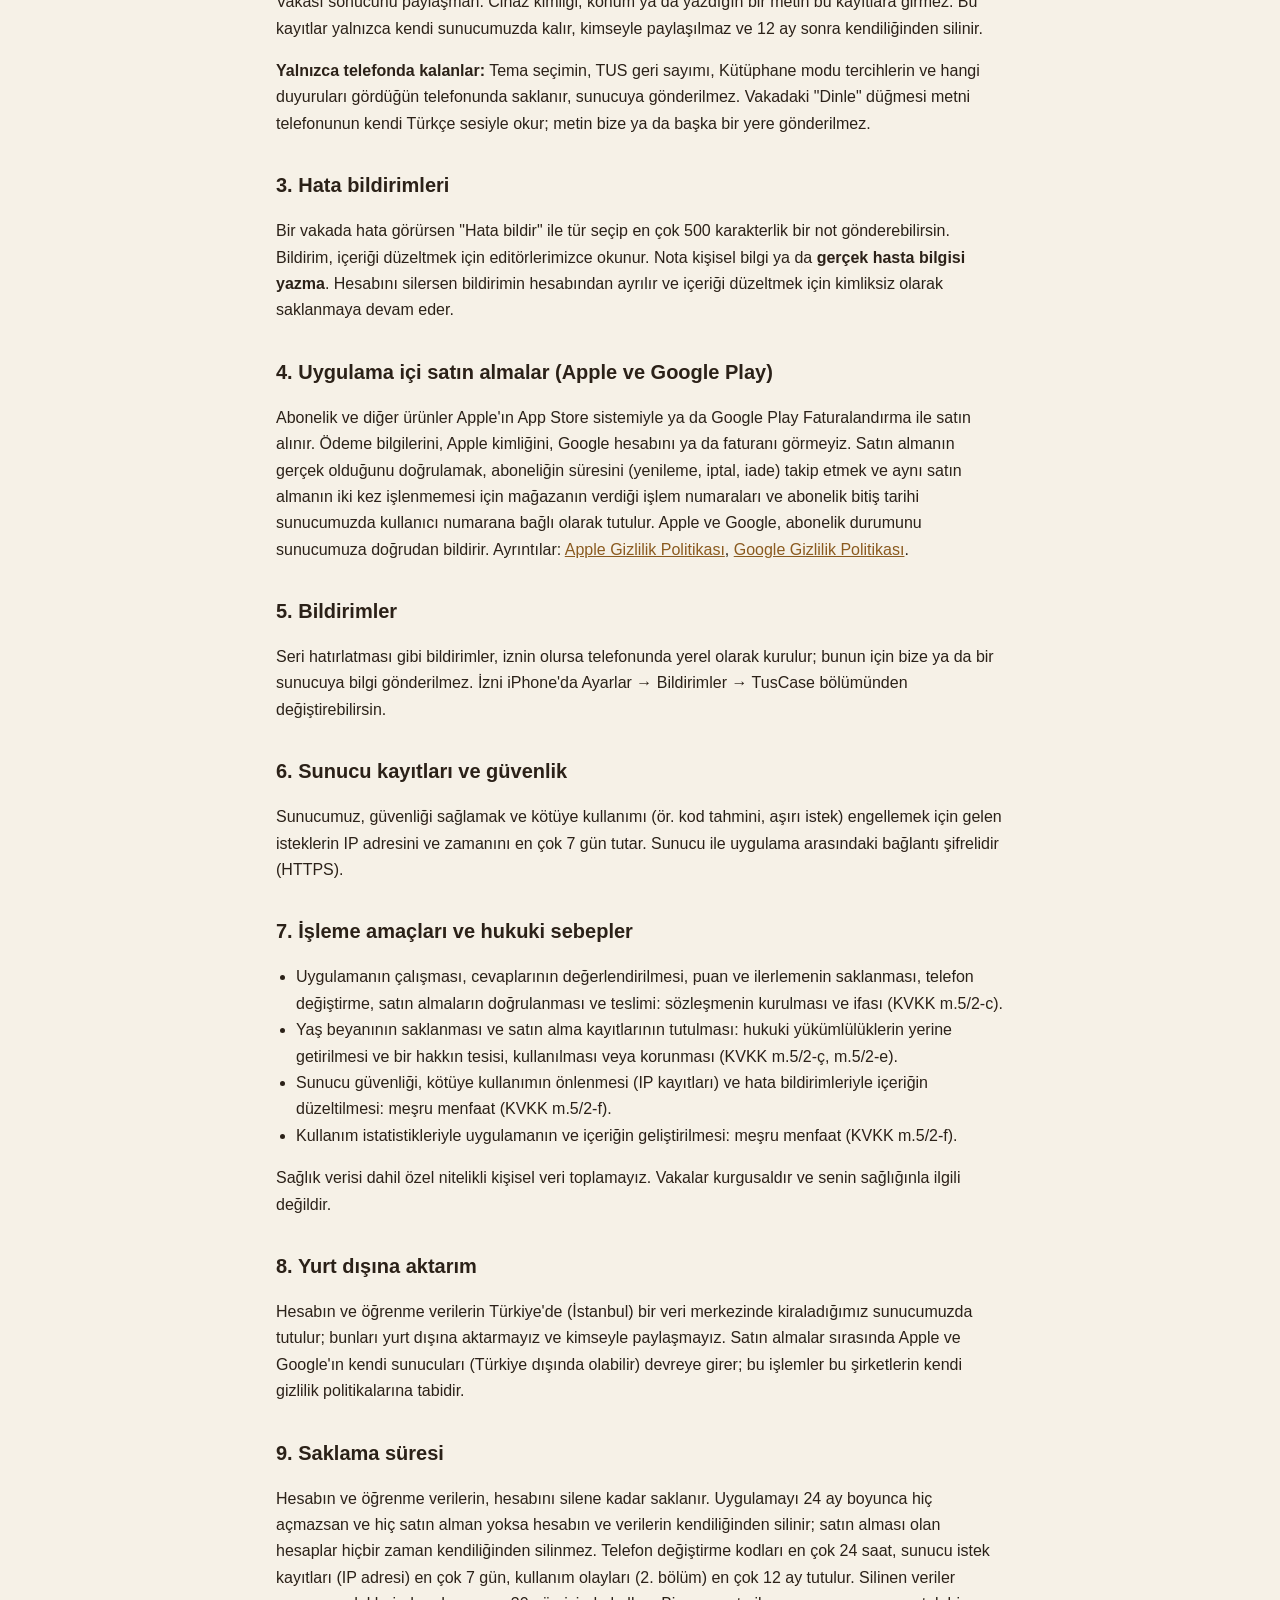
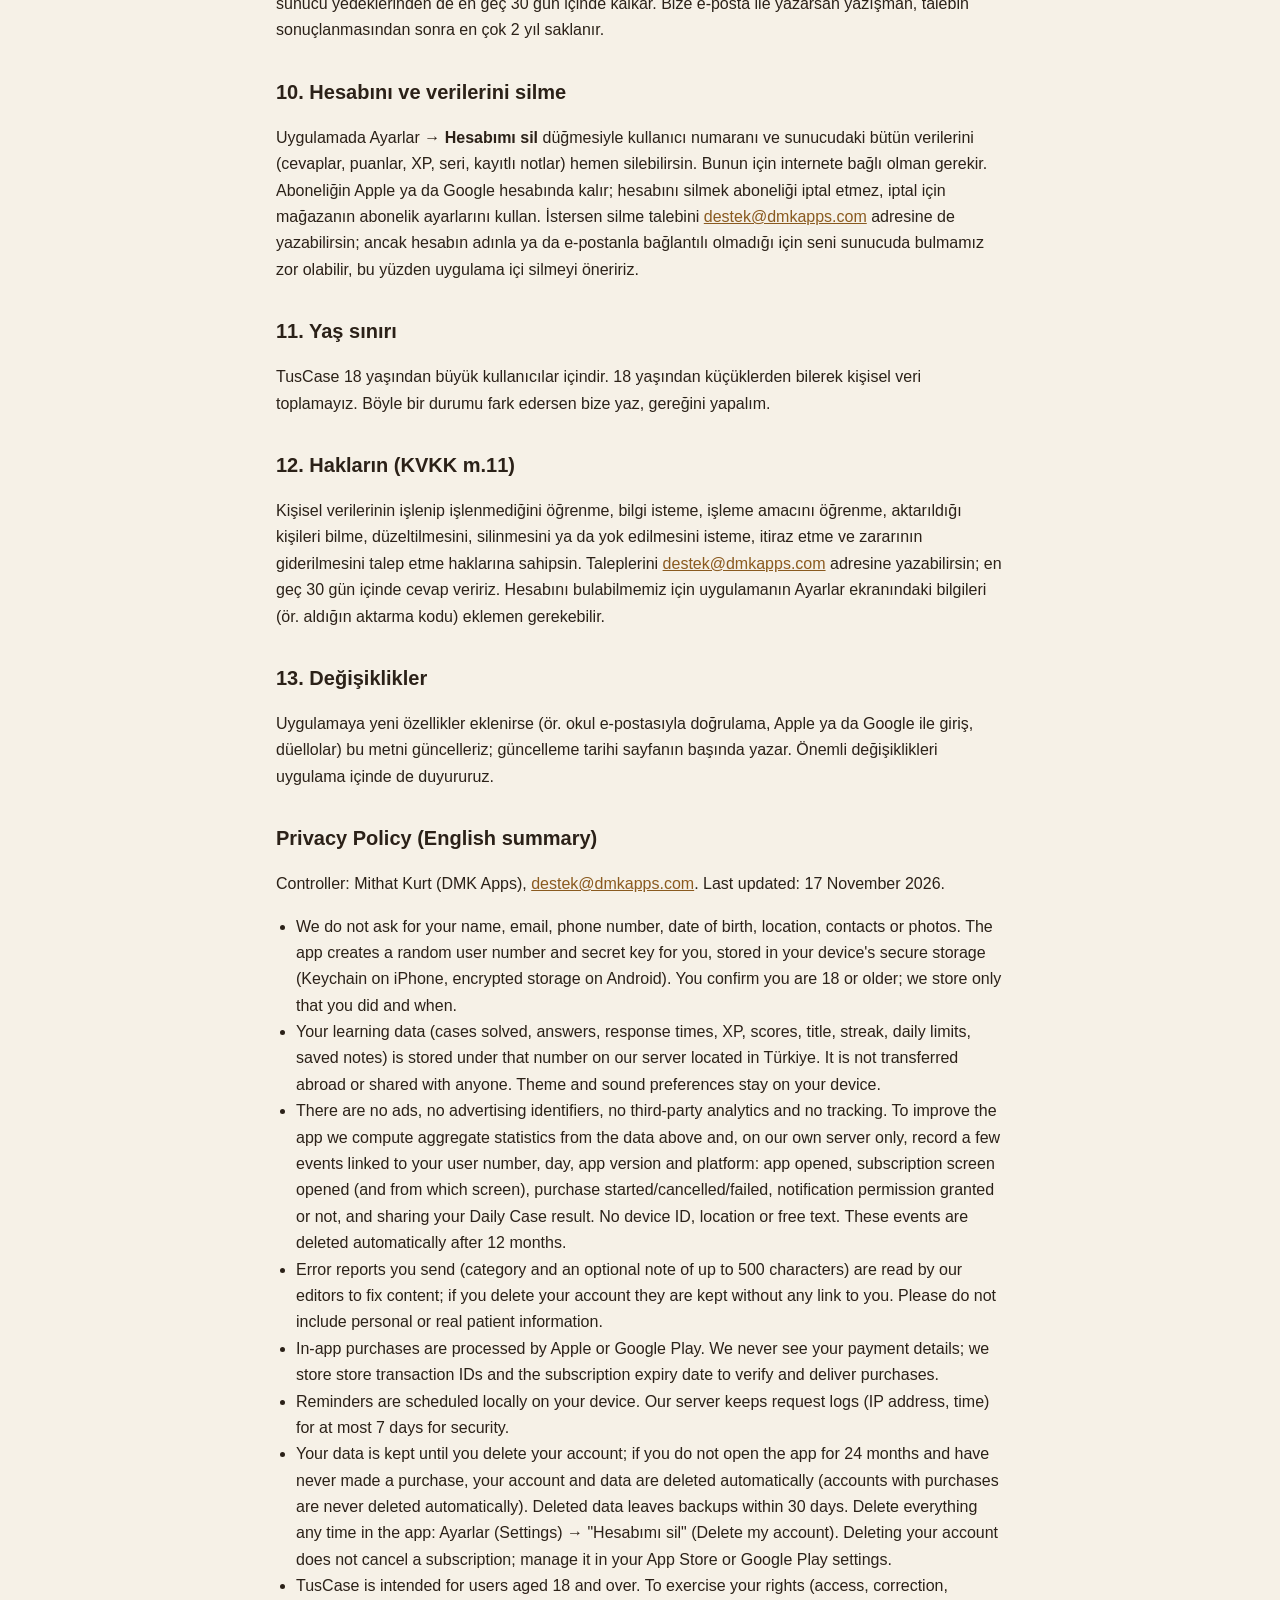
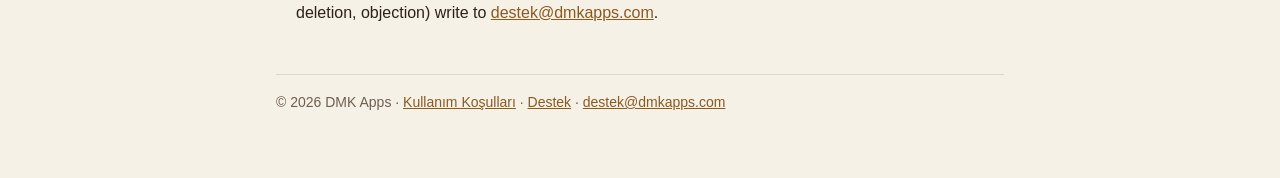
<file: tanila/gizlilik/index.html>
<!doctype html>
<html lang="tr">
<head>
<meta charset="utf-8">
<meta name="viewport" content="width=device-width, initial-scale=1">
<title>TusCase Gizlilik</title>
<meta name="description" content="TusCase gizlilik politikası ve KVKK aydınlatma metni.">
<link rel="stylesheet" href="/stil.css">
</head>
<body>
<main>
<header><a class="logo" href="/">DMK Apps</a><nav><a href="/tanila/kosullar/">Kullanım Koşulları</a><a href="/tanila/destek/">Destek</a></nav></header>
<h1>Gizlilik Politikası</h1>
<p class="alt">TusCase · KVKK aydınlatma metni · Son güncelleme: 19 Kasım 2026 · <span class="dil"><a href="#en">English</a></span></p>

<p>Bu metin, iPhone ve Android için TusCase uygulamasını ("Uygulama") kullanırken hangi bilgilerin işlendiğini, neden işlendiğini ve haklarını anlatır. 6698 sayılı Kişisel Verilerin Korunması Kanunu ("KVKK") kapsamındaki aydınlatma yükümlülüğü de bu metinle yerine getirilir.</p>

<div class="kart">
<b>Veri sorumlusu:</b> Mithat Kurt (DMK Apps)<br>
<b>İletişim:</b> <a href="mailto:destek@dmkapps.com">destek@dmkapps.com</a>
</div>

<h2>Kısaca</h2>
<ul>
<li>Adını, e-postanı, telefonunu, doğum tarihini, konumunu, rehberini, fotoğraflarını istemeyiz. Uygulama sana kendiliğinden rastgele bir kullanıcı numarası verir; kim olduğunu bilmeyiz.</li>
<li>Çözdüğün vakalar, puanların ve ilerlemen Türkiye'deki sunucumuzda saklanır. Verilerini yurt dışına aktarmayız.</li>
<li>Uygulamada reklam, reklam kimliği, üçüncü taraf analitik ya da izleme yoktur. Uygulamayı geliştirmek için yalnızca kendi sunucumuzda birkaç kullanım istatistiği tutarız (aşağıda 2. bölüm).</li>
<li>Hesabını ve bütün verilerini uygulamanın içinden istediğin an silebilirsin.</li>
<li>Satın almaları Apple (iPhone) ya da Google Play (Android) yürütür; ödeme bilgilerini görmeyiz.</li>
</ul>

<h2>1. Hesap ve kimlik</h2>
<p>Uygulama ilk açılışta senin için rastgele bir kullanıcı numarası ve gizli bir anahtar üretir. Bunlar adınla, e-postanla ya da telefon numaranla bağlantılı değildir ve telefonunun güvenli deposunda (iPhone'da Anahtar Zinciri, Android'de şifreli depolama) saklanır. Sunucuda bu numara, gizli anahtarın tek yönlü şifrelenmiş (geri çevrilemeyen) hali ve hesabın açıldığı tarih tutulur.</p>
<p><b>Yaş beyanı:</b> İlk açılışta "18 yaşından büyüğüm" beyanını onaylarsın. Doğum tarihini sormayız; sunucuda yalnızca beyanın verildiği ve tarihi tutulur.</p>
<p><b>Kullanıcı adı:</b> İleride sıralamalarda görünmek için bir kullanıcı adı seçebilirsin. Seçmek isteğe bağlıdır; gerçek adını yazmamanı öneririz.</p>
<p><b>Telefon değiştirme kodu:</b> Ayarlar → "Yeni telefona geç" ile 24 saat geçerli bir kod alabilirsin. Kod sunucuda yalnızca bu süre boyunca tutulur; kullanılınca ya da süresi dolunca geçersizleşir.</p>

<h2>2. Öğrenme verileri</h2>
<p>Uygulamanın çalışması için sunucumuzda şunlar, kullanıcı numarana bağlı olarak tutulur:</p>
<ul>
<li>Çözdüğün vakalar, verdiğin cevaplar, doğru/yanlış sonucu, cevap süren ve hangi modda (Poliklinik, Acil, Günün Vakası) çözdüğün,</li>
<li>XP, TusCase Puanları, unvanın, serin, kazandığın rozetler ve günlük haklarının kullanımı,</li>
<li>Vakalarda dokunup açıklamasına baktığın sözlük terimleri (yalnızca rozet için kaç farklı terime baktığını saymak amacıyla),</li>
<li>Günün Vakası'ndaki tahminlerin, açtığın ve kaydettiğin TUS Spot notları.</li>
</ul>
<p>Bu bilgiler yalnızca sana doğru vakayı göstermek, cevabını değerlendirmek, puanını hesaplamak ve ilerlemeni saklamak için kullanılır. Bir sıralama ya da istatistik gösterildiğinde (ör. "bu vakayı çözenlerin %40'ı ilk adımda bildi") kimliğin görünmez.</p>
<p><b>Kullanım istatistikleri:</b> Uygulamayı geliştirmek (ör. içerik yetişiyor mu, abonelik ekranı anlaşılır mı) için yukarıdaki kayıtlardan toplu istatistikler çıkarırız. Bunlara ek olarak yalnızca şu birkaç olayı, kullanıcı numarana, güne, uygulama sürümüne ve telefonun türüne (iPhone/Android) bağlı olarak kaydederiz: uygulamanın açılması, abonelik ekranının açılması ve hangi ekrandan açıldığı, satın alma adımının başlaması, vazgeçilmesi ya da hata vermesi, bildirim iznini verip vermediğin ve Günün Vakası sonucunu paylaşman. Cihaz kimliği, konum ya da yazdığın bir metin bu kayıtlara girmez. Bu kayıtlar yalnızca kendi sunucumuzda kalır, kimseyle paylaşılmaz ve 12 ay sonra kendiliğinden silinir.</p>
<p><b>Yalnızca telefonda kalanlar:</b> Tema seçimin, TUS geri sayımı, Kütüphane modu tercihlerin ve hangi duyuruları gördüğün telefonunda saklanır, sunucuya gönderilmez. Vakadaki "Dinle" düğmesi metni telefonunun kendi Türkçe sesiyle okur; metin bize ya da başka bir yere gönderilmez.</p>

<h2>3. Hata bildirimleri</h2>
<p>Bir vakada hata görürsen "Hata bildir" ile tür seçip en çok 500 karakterlik bir not gönderebilirsin. Bildirim, içeriği düzeltmek için editörlerimizce okunur. Nota kişisel bilgi ya da <b>gerçek hasta bilgisi yazma</b>. Hesabını silersen bildirimin hesabından ayrılır ve içeriği düzeltmek için kimliksiz olarak saklanmaya devam eder.</p>

<h2>4. Uygulama içi satın almalar (Apple ve Google Play)</h2>
<p>Abonelik ve diğer ürünler Apple'ın App Store sistemiyle ya da Google Play Faturalandırma ile satın alınır. Ödeme bilgilerini, Apple kimliğini, Google hesabını ya da faturanı görmeyiz. Satın almanın gerçek olduğunu doğrulamak, aboneliğin süresini (yenileme, iptal, iade) takip etmek ve aynı satın almanın iki kez işlenmemesi için mağazanın verdiği işlem numaraları ve abonelik bitiş tarihi sunucumuzda kullanıcı numarana bağlı olarak tutulur. Apple ve Google, abonelik durumunu sunucumuza doğrudan bildirir. Ayrıntılar: <a href="https://www.apple.com/tr/legal/privacy/">Apple Gizlilik Politikası</a>, <a href="https://policies.google.com/privacy?hl=tr">Google Gizlilik Politikası</a>.</p>

<h2>5. Bildirimler</h2>
<p>Seri hatırlatması gibi bildirimler, iznin olursa telefonunda yerel olarak kurulur; bunun için bize ya da bir sunucuya bilgi gönderilmez. İzni iPhone'da Ayarlar → Bildirimler → TusCase bölümünden değiştirebilirsin.</p>

<h2>6. Sunucu kayıtları ve güvenlik</h2>
<p>Sunucumuz, güvenliği sağlamak ve kötüye kullanımı (ör. kod tahmini, aşırı istek) engellemek için gelen isteklerin IP adresini ve zamanını en çok 7 gün tutar. Sunucu ile uygulama arasındaki bağlantı şifrelidir (HTTPS).</p>

<h2>7. İşleme amaçları ve hukuki sebepler</h2>
<ul>
<li>Uygulamanın çalışması, cevaplarının değerlendirilmesi, puan ve ilerlemenin saklanması, telefon değiştirme, satın almaların doğrulanması ve teslimi: sözleşmenin kurulması ve ifası (KVKK m.5/2-c).</li>
<li>Yaş beyanının saklanması ve satın alma kayıtlarının tutulması: hukuki yükümlülüklerin yerine getirilmesi ve bir hakkın tesisi, kullanılması veya korunması (KVKK m.5/2-ç, m.5/2-e).</li>
<li>Sunucu güvenliği, kötüye kullanımın önlenmesi (IP kayıtları) ve hata bildirimleriyle içeriğin düzeltilmesi: meşru menfaat (KVKK m.5/2-f).</li>
<li>Kullanım istatistikleriyle uygulamanın ve içeriğin geliştirilmesi: meşru menfaat (KVKK m.5/2-f).</li>
</ul>
<p>Sağlık verisi dahil özel nitelikli kişisel veri toplamayız. Vakalar kurgusaldır ve senin sağlığınla ilgili değildir.</p>

<h2>8. Yurt dışına aktarım</h2>
<p>Hesabın ve öğrenme verilerin Türkiye'de (İstanbul) bir veri merkezinde kiraladığımız sunucumuzda tutulur; bunları yurt dışına aktarmayız ve kimseyle paylaşmayız. Satın almalar sırasında Apple ve Google'ın kendi sunucuları (Türkiye dışında olabilir) devreye girer; bu işlemler bu şirketlerin kendi gizlilik politikalarına tabidir.</p>

<h2>9. Saklama süresi</h2>
<p>Hesabın ve öğrenme verilerin, hesabını silene kadar saklanır. Uygulamayı 24 ay boyunca hiç açmazsan ve hiç satın alman yoksa hesabın ve verilerin kendiliğinden silinir; satın alması olan hesaplar hiçbir zaman kendiliğinden silinmez. Telefon değiştirme kodları en çok 24 saat, sunucu istek kayıtları (IP adresi) en çok 7 gün, kullanım olayları (2. bölüm) en çok 12 ay tutulur. Silinen veriler sunucu yedeklerinden de en geç 30 gün içinde kalkar. Bize e-posta ile yazarsan yazışman, talebin sonuçlanmasından sonra en çok 2 yıl saklanır.</p>

<h2>10. Hesabını ve verilerini silme</h2>
<p>Uygulamada Ayarlar → <b>Hesabımı sil</b> düğmesiyle kullanıcı numaranı ve sunucudaki bütün verilerini (cevaplar, puanlar, XP, seri, kayıtlı notlar) hemen silebilirsin. Bunun için internete bağlı olman gerekir. Aboneliğin Apple ya da Google hesabında kalır; hesabını silmek aboneliği iptal etmez, iptal için mağazanın abonelik ayarlarını kullan. İstersen silme talebini <a href="mailto:destek@dmkapps.com">destek@dmkapps.com</a> adresine de yazabilirsin; ancak hesabın adınla ya da e-postanla bağlantılı olmadığı için seni sunucuda bulmamız zor olabilir, bu yüzden uygulama içi silmeyi öneririz.</p>

<h2>11. Yaş sınırı</h2>
<p>TusCase 18 yaşından büyük kullanıcılar içindir. 18 yaşından küçüklerden bilerek kişisel veri toplamayız. Böyle bir durumu fark edersen bize yaz, gereğini yapalım.</p>

<h2>12. Hakların (KVKK m.11)</h2>
<p>Kişisel verilerinin işlenip işlenmediğini öğrenme, bilgi isteme, işleme amacını öğrenme, aktarıldığı kişileri bilme, düzeltilmesini, silinmesini ya da yok edilmesini isteme, itiraz etme ve zararının giderilmesini talep etme haklarına sahipsin. Taleplerini <a href="mailto:destek@dmkapps.com">destek@dmkapps.com</a> adresine yazabilirsin; en geç 30 gün içinde cevap veririz. Hesabını bulabilmemiz için uygulamanın Ayarlar ekranındaki bilgileri (ör. aldığın aktarma kodu) eklemen gerekebilir.</p>

<h2>13. Değişiklikler</h2>
<p>Uygulamaya yeni özellikler eklenirse (ör. okul e-postasıyla doğrulama, Apple ya da Google ile giriş, düellolar) bu metni güncelleriz; güncelleme tarihi sayfanın başında yazar. Önemli değişiklikleri uygulama içinde de duyururuz.</p>

<h2 id="en">Privacy Policy (English summary)</h2>
<p>Controller: Mithat Kurt (DMK Apps), <a href="mailto:destek@dmkapps.com">destek@dmkapps.com</a>. Last updated: 17 November 2026.</p>
<ul>
<li>We do not ask for your name, email, phone number, date of birth, location, contacts or photos. The app creates a random user number and secret key for you, stored in your device's secure storage (Keychain on iPhone, encrypted storage on Android). You confirm you are 18 or older; we store only that you did and when.</li>
<li>Your learning data (cases solved, answers, response times, XP, scores, title, streak, daily limits, saved notes) is stored under that number on our server located in Türkiye. It is not transferred abroad or shared with anyone. Theme and sound preferences stay on your device.</li>
<li>There are no ads, no advertising identifiers, no third-party analytics and no tracking. To improve the app we compute aggregate statistics from the data above and, on our own server only, record a few events linked to your user number, day, app version and platform: app opened, subscription screen opened (and from which screen), purchase started/cancelled/failed, notification permission granted or not, and sharing your Daily Case result. No device ID, location or free text. These events are deleted automatically after 12 months.</li>
<li>Error reports you send (category and an optional note of up to 500 characters) are read by our editors to fix content; if you delete your account they are kept without any link to you. Please do not include personal or real patient information.</li>
<li>In-app purchases are processed by Apple or Google Play. We never see your payment details; we store store transaction IDs and the subscription expiry date to verify and deliver purchases.</li>
<li>Reminders are scheduled locally on your device. Our server keeps request logs (IP address, time) for at most 7 days for security.</li>
<li>Your data is kept until you delete your account; if you do not open the app for 24 months and have never made a purchase, your account and data are deleted automatically (accounts with purchases are never deleted automatically). Deleted data leaves backups within 30 days. Delete everything any time in the app: Ayarlar (Settings) → "Hesabımı sil" (Delete my account). Deleting your account does not cancel a subscription; manage it in your App Store or Google Play settings.</li>
<li>TusCase is intended for users aged 18 and over. To exercise your rights (access, correction, deletion, objection) write to <a href="mailto:destek@dmkapps.com">destek@dmkapps.com</a>.</li>
</ul>

<footer>© 2026 DMK Apps · <a href="/tanila/kosullar/">Kullanım Koşulları</a> · <a href="/tanila/destek/">Destek</a> · <a href="mailto:destek@dmkapps.com">destek@dmkapps.com</a></footer>
</main>
</body>
</html>
</file>
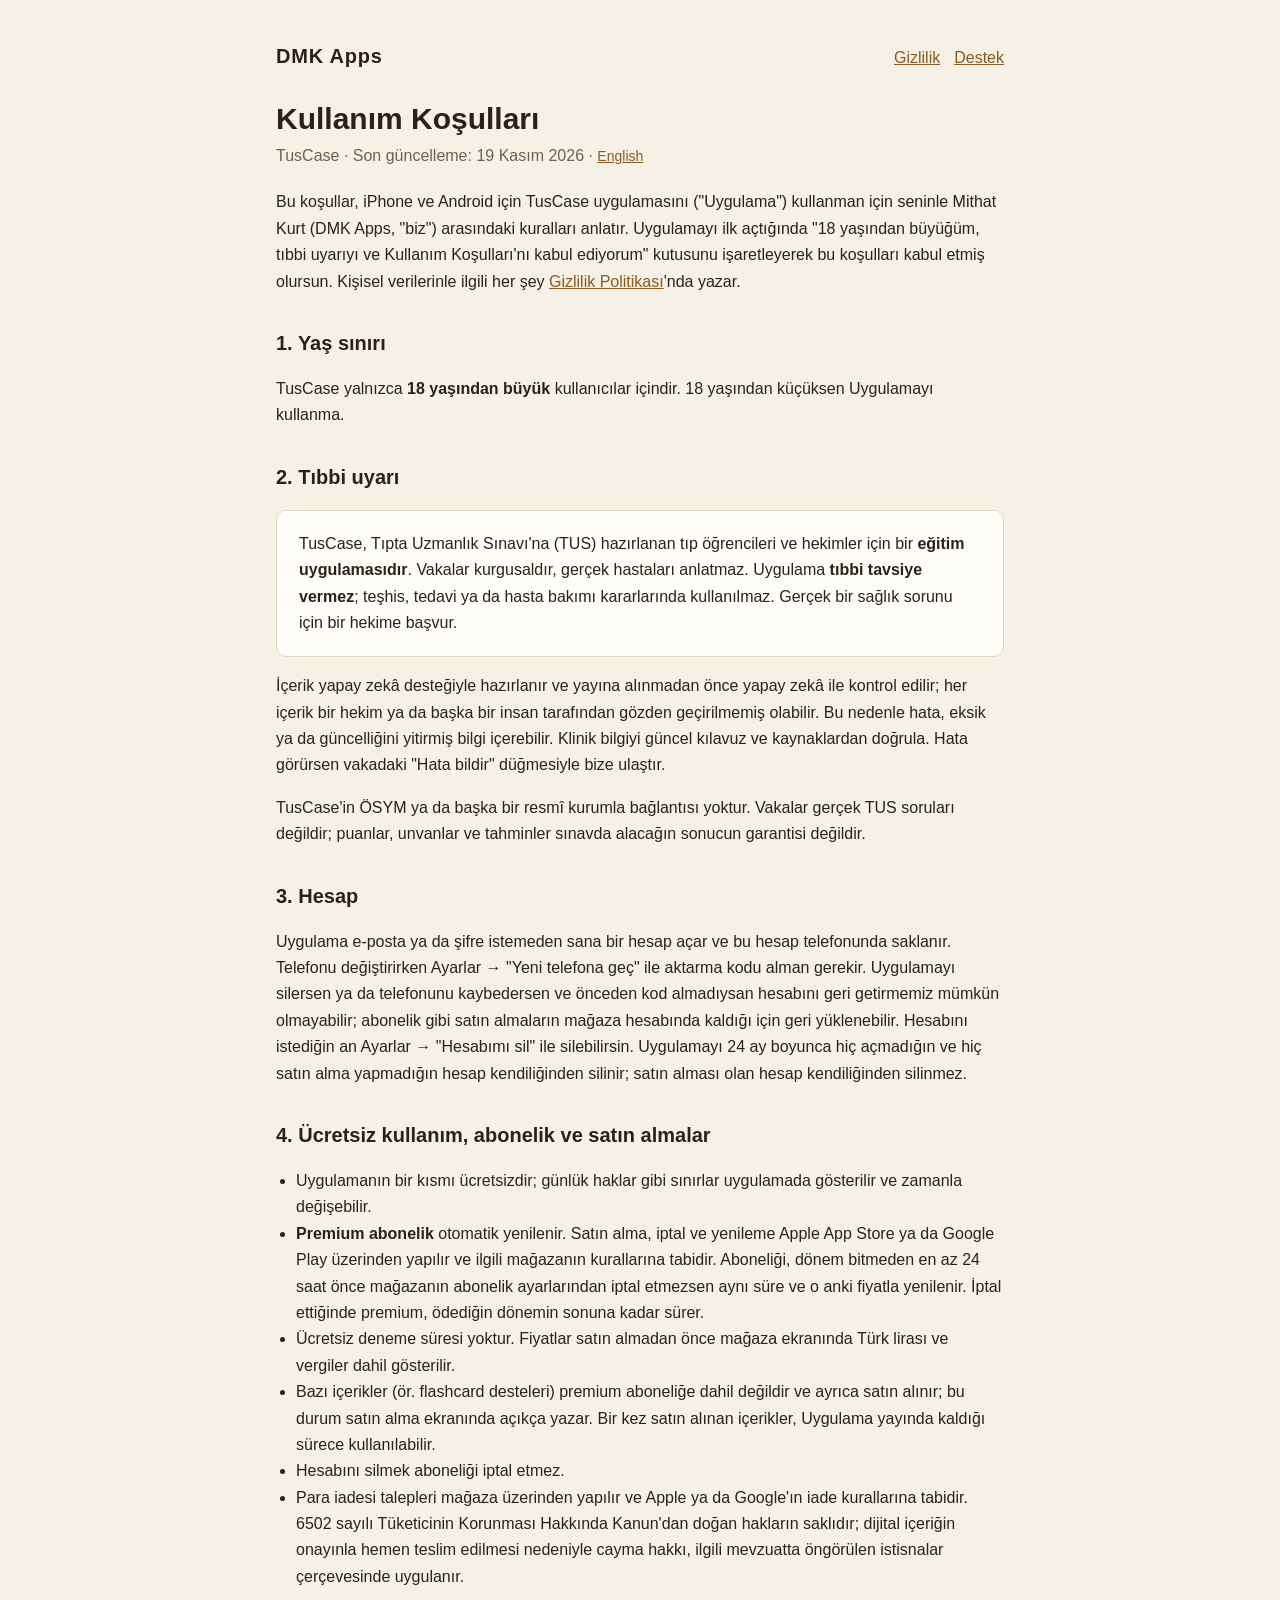
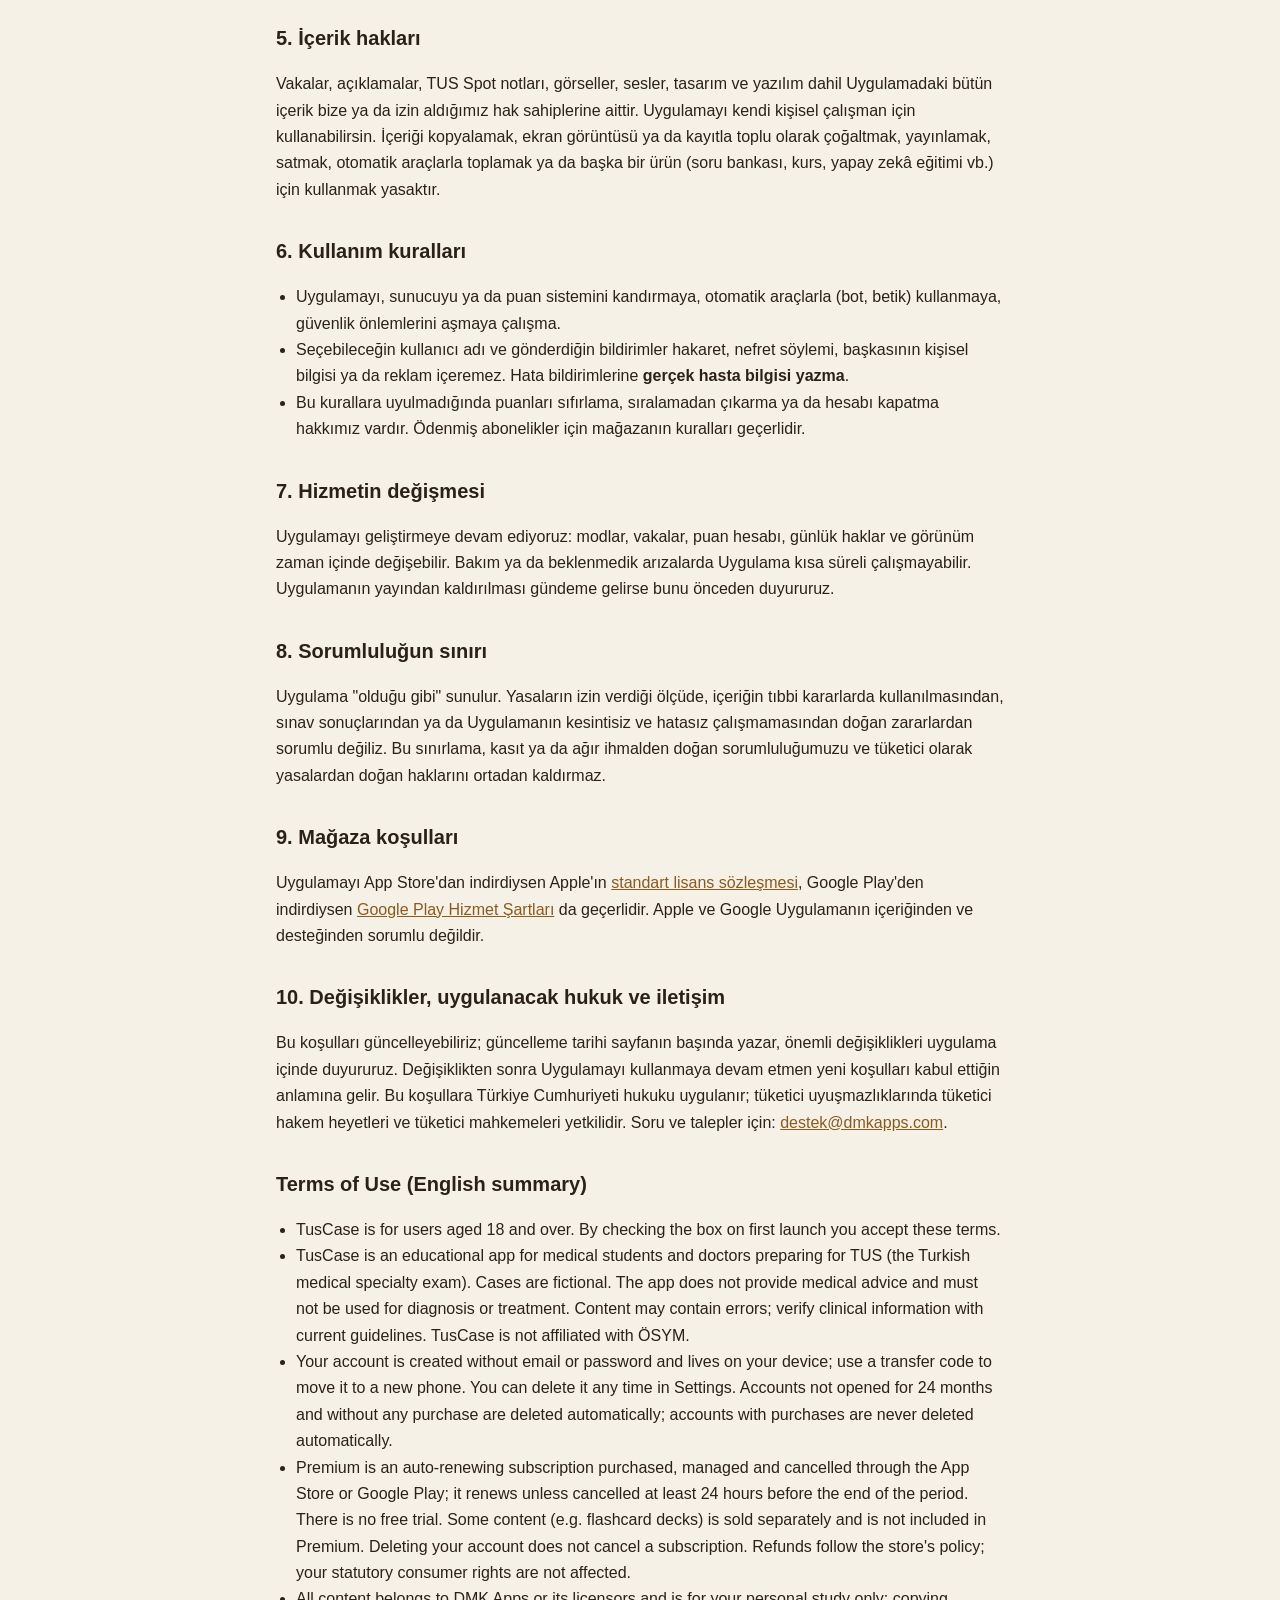
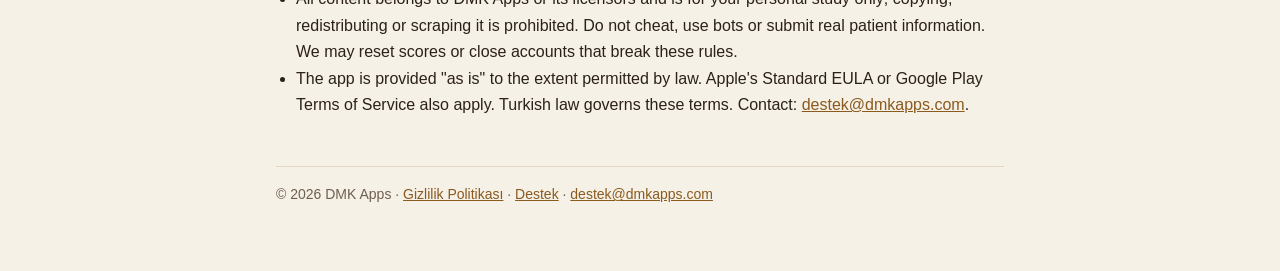
<file: tanila/kosullar/index.html>
<!doctype html>
<html lang="tr">
<head>
<meta charset="utf-8">
<meta name="viewport" content="width=device-width, initial-scale=1">
<title>TusCase Kullanım Koşulları</title>
<meta name="description" content="TusCase kullanım koşulları.">
<link rel="stylesheet" href="/stil.css">
</head>
<body>
<main>
<header><a class="logo" href="/">DMK Apps</a><nav><a href="/tanila/gizlilik/">Gizlilik</a><a href="/tanila/destek/">Destek</a></nav></header>
<h1>Kullanım Koşulları</h1>
<p class="alt">TusCase · Son güncelleme: 19 Kasım 2026 · <span class="dil"><a href="#en">English</a></span></p>

<p>Bu koşullar, iPhone ve Android için TusCase uygulamasını ("Uygulama") kullanman için seninle Mithat Kurt (DMK Apps, "biz") arasındaki kuralları anlatır. Uygulamayı ilk açtığında "18 yaşından büyüğüm, tıbbi uyarıyı ve Kullanım Koşulları'nı kabul ediyorum" kutusunu işaretleyerek bu koşulları kabul etmiş olursun. Kişisel verilerinle ilgili her şey <a href="/tanila/gizlilik/">Gizlilik Politikası</a>'nda yazar.</p>

<h2>1. Yaş sınırı</h2>
<p>TusCase yalnızca <b>18 yaşından büyük</b> kullanıcılar içindir. 18 yaşından küçüksen Uygulamayı kullanma.</p>

<h2>2. Tıbbi uyarı</h2>
<div class="kart">
TusCase, Tıpta Uzmanlık Sınavı'na (TUS) hazırlanan tıp öğrencileri ve hekimler için bir <b>eğitim uygulamasıdır</b>. Vakalar kurgusaldır, gerçek hastaları anlatmaz. Uygulama <b>tıbbi tavsiye vermez</b>; teşhis, tedavi ya da hasta bakımı kararlarında kullanılmaz. Gerçek bir sağlık sorunu için bir hekime başvur.
</div>
<p>İçerik yapay zekâ desteğiyle hazırlanır ve yayına alınmadan önce yapay zekâ ile kontrol edilir; her içerik bir hekim ya da başka bir insan tarafından gözden geçirilmemiş olabilir. Bu nedenle hata, eksik ya da güncelliğini yitirmiş bilgi içerebilir. Klinik bilgiyi güncel kılavuz ve kaynaklardan doğrula. Hata görürsen vakadaki "Hata bildir" düğmesiyle bize ulaştır.</p>
<p>TusCase'in ÖSYM ya da başka bir resmî kurumla bağlantısı yoktur. Vakalar gerçek TUS soruları değildir; puanlar, unvanlar ve tahminler sınavda alacağın sonucun garantisi değildir.</p>

<h2>3. Hesap</h2>
<p>Uygulama e-posta ya da şifre istemeden sana bir hesap açar ve bu hesap telefonunda saklanır. Telefonu değiştirirken Ayarlar → "Yeni telefona geç" ile aktarma kodu alman gerekir. Uygulamayı silersen ya da telefonunu kaybedersen ve önceden kod almadıysan hesabını geri getirmemiz mümkün olmayabilir; abonelik gibi satın almaların mağaza hesabında kaldığı için geri yüklenebilir. Hesabını istediğin an Ayarlar → "Hesabımı sil" ile silebilirsin. Uygulamayı 24 ay boyunca hiç açmadığın ve hiç satın alma yapmadığın hesap kendiliğinden silinir; satın alması olan hesap kendiliğinden silinmez.</p>

<h2>4. Ücretsiz kullanım, abonelik ve satın almalar</h2>
<ul>
<li>Uygulamanın bir kısmı ücretsizdir; günlük haklar gibi sınırlar uygulamada gösterilir ve zamanla değişebilir.</li>
<li><b>Premium abonelik</b> otomatik yenilenir. Satın alma, iptal ve yenileme Apple App Store ya da Google Play üzerinden yapılır ve ilgili mağazanın kurallarına tabidir. Aboneliği, dönem bitmeden en az 24 saat önce mağazanın abonelik ayarlarından iptal etmezsen aynı süre ve o anki fiyatla yenilenir. İptal ettiğinde premium, ödediğin dönemin sonuna kadar sürer.</li>
<li>Ücretsiz deneme süresi yoktur. Fiyatlar satın almadan önce mağaza ekranında Türk lirası ve vergiler dahil gösterilir.</li>
<li>Bazı içerikler (ör. flashcard desteleri) premium aboneliğe dahil değildir ve ayrıca satın alınır; bu durum satın alma ekranında açıkça yazar. Bir kez satın alınan içerikler, Uygulama yayında kaldığı sürece kullanılabilir.</li>
<li>Hesabını silmek aboneliği iptal etmez.</li>
<li>Para iadesi talepleri mağaza üzerinden yapılır ve Apple ya da Google'ın iade kurallarına tabidir. 6502 sayılı Tüketicinin Korunması Hakkında Kanun'dan doğan hakların saklıdır; dijital içeriğin onayınla hemen teslim edilmesi nedeniyle cayma hakkı, ilgili mevzuatta öngörülen istisnalar çerçevesinde uygulanır.</li>
</ul>

<h2>5. İçerik hakları</h2>
<p>Vakalar, açıklamalar, TUS Spot notları, görseller, sesler, tasarım ve yazılım dahil Uygulamadaki bütün içerik bize ya da izin aldığımız hak sahiplerine aittir. Uygulamayı kendi kişisel çalışman için kullanabilirsin. İçeriği kopyalamak, ekran görüntüsü ya da kayıtla toplu olarak çoğaltmak, yayınlamak, satmak, otomatik araçlarla toplamak ya da başka bir ürün (soru bankası, kurs, yapay zekâ eğitimi vb.) için kullanmak yasaktır.</p>

<h2>6. Kullanım kuralları</h2>
<ul>
<li>Uygulamayı, sunucuyu ya da puan sistemini kandırmaya, otomatik araçlarla (bot, betik) kullanmaya, güvenlik önlemlerini aşmaya çalışma.</li>
<li>Seçebileceğin kullanıcı adı ve gönderdiğin bildirimler hakaret, nefret söylemi, başkasının kişisel bilgisi ya da reklam içeremez. Hata bildirimlerine <b>gerçek hasta bilgisi yazma</b>.</li>
<li>Bu kurallara uyulmadığında puanları sıfırlama, sıralamadan çıkarma ya da hesabı kapatma hakkımız vardır. Ödenmiş abonelikler için mağazanın kuralları geçerlidir.</li>
</ul>

<h2>7. Hizmetin değişmesi</h2>
<p>Uygulamayı geliştirmeye devam ediyoruz: modlar, vakalar, puan hesabı, günlük haklar ve görünüm zaman içinde değişebilir. Bakım ya da beklenmedik arızalarda Uygulama kısa süreli çalışmayabilir. Uygulamanın yayından kaldırılması gündeme gelirse bunu önceden duyururuz.</p>

<h2>8. Sorumluluğun sınırı</h2>
<p>Uygulama "olduğu gibi" sunulur. Yasaların izin verdiği ölçüde, içeriğin tıbbi kararlarda kullanılmasından, sınav sonuçlarından ya da Uygulamanın kesintisiz ve hatasız çalışmamasından doğan zararlardan sorumlu değiliz. Bu sınırlama, kasıt ya da ağır ihmalden doğan sorumluluğumuzu ve tüketici olarak yasalardan doğan haklarını ortadan kaldırmaz.</p>

<h2>9. Mağaza koşulları</h2>
<p>Uygulamayı App Store'dan indirdiysen Apple'ın <a href="https://www.apple.com/legal/internet-services/itunes/dev/stdeula/">standart lisans sözleşmesi</a>, Google Play'den indirdiysen <a href="https://play.google/intl/tr/play-terms/">Google Play Hizmet Şartları</a> da geçerlidir. Apple ve Google Uygulamanın içeriğinden ve desteğinden sorumlu değildir.</p>

<h2>10. Değişiklikler, uygulanacak hukuk ve iletişim</h2>
<p>Bu koşulları güncelleyebiliriz; güncelleme tarihi sayfanın başında yazar, önemli değişiklikleri uygulama içinde duyururuz. Değişiklikten sonra Uygulamayı kullanmaya devam etmen yeni koşulları kabul ettiğin anlamına gelir. Bu koşullara Türkiye Cumhuriyeti hukuku uygulanır; tüketici uyuşmazlıklarında tüketici hakem heyetleri ve tüketici mahkemeleri yetkilidir. Soru ve talepler için: <a href="mailto:destek@dmkapps.com">destek@dmkapps.com</a>.</p>

<h2 id="en">Terms of Use (English summary)</h2>
<ul>
<li>TusCase is for users aged 18 and over. By checking the box on first launch you accept these terms.</li>
<li>TusCase is an educational app for medical students and doctors preparing for TUS (the Turkish medical specialty exam). Cases are fictional. The app does not provide medical advice and must not be used for diagnosis or treatment. Content may contain errors; verify clinical information with current guidelines. TusCase is not affiliated with ÖSYM.</li>
<li>Your account is created without email or password and lives on your device; use a transfer code to move it to a new phone. You can delete it any time in Settings. Accounts not opened for 24 months and without any purchase are deleted automatically; accounts with purchases are never deleted automatically.</li>
<li>Premium is an auto-renewing subscription purchased, managed and cancelled through the App Store or Google Play; it renews unless cancelled at least 24 hours before the end of the period. There is no free trial. Some content (e.g. flashcard decks) is sold separately and is not included in Premium. Deleting your account does not cancel a subscription. Refunds follow the store's policy; your statutory consumer rights are not affected.</li>
<li>All content belongs to DMK Apps or its licensors and is for your personal study only; copying, redistributing or scraping it is prohibited. Do not cheat, use bots or submit real patient information. We may reset scores or close accounts that break these rules.</li>
<li>The app is provided "as is" to the extent permitted by law. Apple's Standard EULA or Google Play Terms of Service also apply. Turkish law governs these terms. Contact: <a href="mailto:destek@dmkapps.com">destek@dmkapps.com</a>.</li>
</ul>

<footer>© 2026 DMK Apps · <a href="/tanila/gizlilik/">Gizlilik Politikası</a> · <a href="/tanila/destek/">Destek</a> · <a href="mailto:destek@dmkapps.com">destek@dmkapps.com</a></footer>
</main>
</body>
</html>
</file>
<file: stil.css>
:root{--zemin:#f6f1e7;--kart:#fffdf8;--yazi:#2b2118;--soluk:#6f5f4f;--vurgu:#8a5a1f;--cizgi:#e3d6c2}
@media (prefers-color-scheme:dark){:root{--zemin:#17120d;--kart:#211a13;--yazi:#efe4d2;--soluk:#b4a48f;--vurgu:#d9a55a;--cizgi:#3a2e22}}
*{box-sizing:border-box}
body{margin:0;background:var(--zemin);color:var(--yazi);font:16px/1.65 -apple-system,BlinkMacSystemFont,"Segoe UI",Roboto,sans-serif}
main{max-width:760px;margin:0 auto;padding:40px 16px 64px}
header{display:flex;justify-content:space-between;align-items:baseline;gap:12px;flex-wrap:wrap;margin-bottom:28px}
header a.logo{font-weight:800;letter-spacing:.04em;text-decoration:none;color:var(--yazi);font-size:20px}
nav a{margin-left:14px}
a{color:var(--vurgu)}
h1{font-size:30px;line-height:1.2;margin:0 0 6px}
h2{font-size:20px;margin:32px 0 8px}
h3{font-size:17px;margin:20px 0 4px}
.alt{color:var(--soluk);margin:0 0 20px}
.kart{background:var(--kart);border:1px solid var(--cizgi);border-radius:10px;padding:20px 22px;margin:16px 0}
ul{padding-left:20px}
footer{margin-top:48px;padding-top:16px;border-top:1px solid var(--cizgi);color:var(--soluk);font-size:14px}
.dil{font-size:14px;color:var(--soluk)}
.dugme{display:inline-block;background:var(--vurgu);color:var(--kart);font-weight:700;text-decoration:none;padding:12px 22px;border-radius:10px}
.dugme:hover{opacity:.9}
</file>
